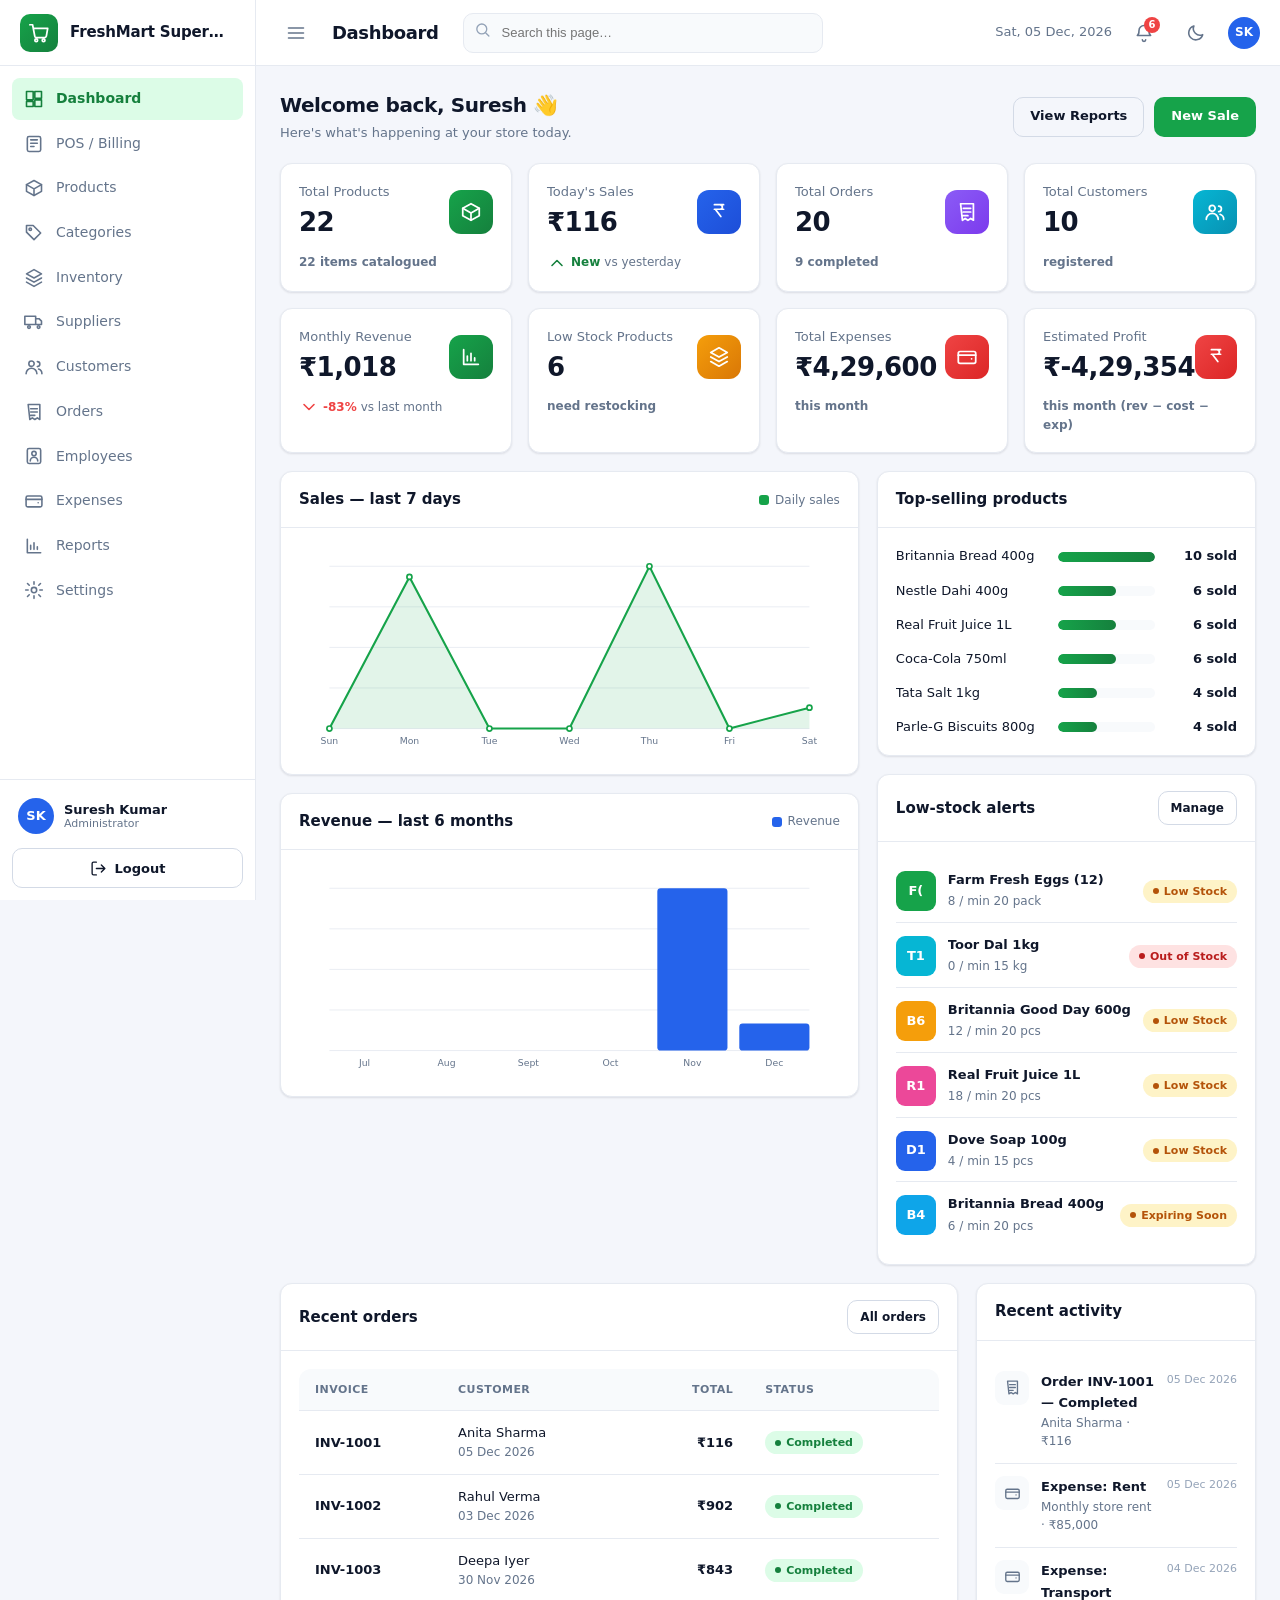
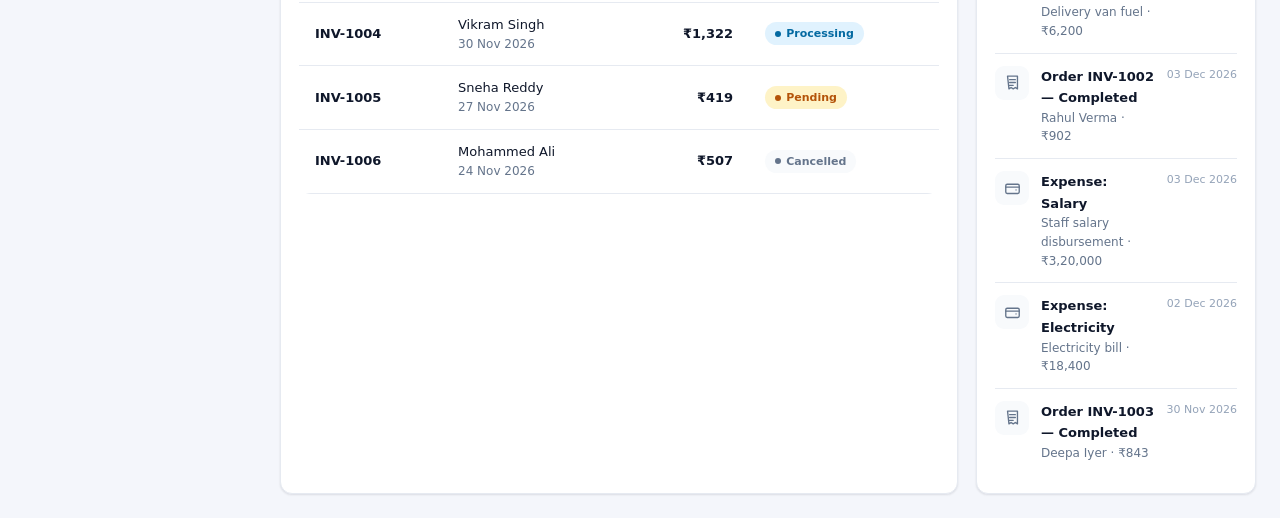
<file: supermarket-management/index.html>
<!DOCTYPE html>
<html lang="en">
  <head>
    <meta charset="UTF-8" />
    <meta name="viewport" content="width=device-width, initial-scale=1.0" />
    <!-- CSP here also covers file:// use; header-only policies live in .htaccess / _headers / vercel.json (see SECURITY.md) -->
    <meta
      http-equiv="Content-Security-Policy"
      content="default-src 'self' file:; script-src 'self' file:; style-src 'self' file: 'unsafe-inline'; img-src 'self' file: data:; font-src 'self' file:; connect-src 'none'; object-src 'none'; media-src 'none'; frame-src 'none'; worker-src 'none'; base-uri 'none'; form-action 'none'"
    />
    <meta name="referrer" content="strict-origin-when-cross-origin" />
    <title>Dashboard</title>
    <link rel="icon" href="data:image/svg+xml,<svg xmlns='http://www.w3.org/2000/svg' viewBox='0 0 100 100'><text y='.9em' font-size='88'>%F0%9F%9B%92</text></svg>" />
    <link rel="stylesheet" href="css/style.css" />
    <link rel="stylesheet" href="css/dashboard.css" />
    <link rel="stylesheet" href="css/responsive.css" />
    <script src="js/version.js" defer></script>
    <script src="js/storage.js" defer></script>
    <script src="js/app.js" defer></script>
    <script src="js/dashboard.js" defer></script>
  </head>
  <body data-page="dashboard" data-title="Dashboard">
    <div id="page">
      <div class="page-head">
        <div class="page-head__text">
          <h2>Welcome back, Suresh 👋</h2>
          <p>Here's what's happening at your store today.</p>
        </div>
        <div class="page-actions">
          <a class="btn btn--ghost" href="reports.html">View Reports</a>
          <a class="btn btn--primary" href="pos.html">New Sale</a>
        </div>
      </div>

      <div class="stats-grid" id="statsGrid"></div>

      <div class="dash-grid">
        <div class="dash-col">
          <div class="card">
            <div class="card__head">
              <h3>Sales — last 7 days</h3>
              <span class="chart-legend-inline"><span><i style="background:var(--primary)"></i>Daily sales</span></span>
            </div>
            <div class="card__body" id="salesChart"></div>
          </div>
          <div class="card">
            <div class="card__head">
              <h3>Revenue — last 6 months</h3>
              <span class="chart-legend-inline"><span><i style="background:var(--secondary)"></i>Revenue</span></span>
            </div>
            <div class="card__body" id="revenueChart"></div>
          </div>
        </div>

        <div class="dash-col">
          <div class="card">
            <div class="card__head"><h3>Top-selling products</h3></div>
            <div class="card__body" id="topProducts"></div>
          </div>
          <div class="card">
            <div class="card__head">
              <h3>Low-stock alerts</h3>
              <a class="btn btn--sm btn--ghost" href="inventory.html">Manage</a>
            </div>
            <div class="card__body" id="lowStock"></div>
          </div>
        </div>
      </div>

      <div class="dash-grid">
        <div class="card">
          <div class="card__head">
            <h3>Recent orders</h3>
            <a class="btn btn--sm btn--ghost" href="orders.html">All orders</a>
          </div>
          <div class="card__body" id="recentOrders"></div>
        </div>
        <div class="card">
          <div class="card__head"><h3>Recent activity</h3></div>
          <div class="card__body" id="recentActivity"></div>
        </div>
      </div>
    </div>
  </body>
</html>
</file>
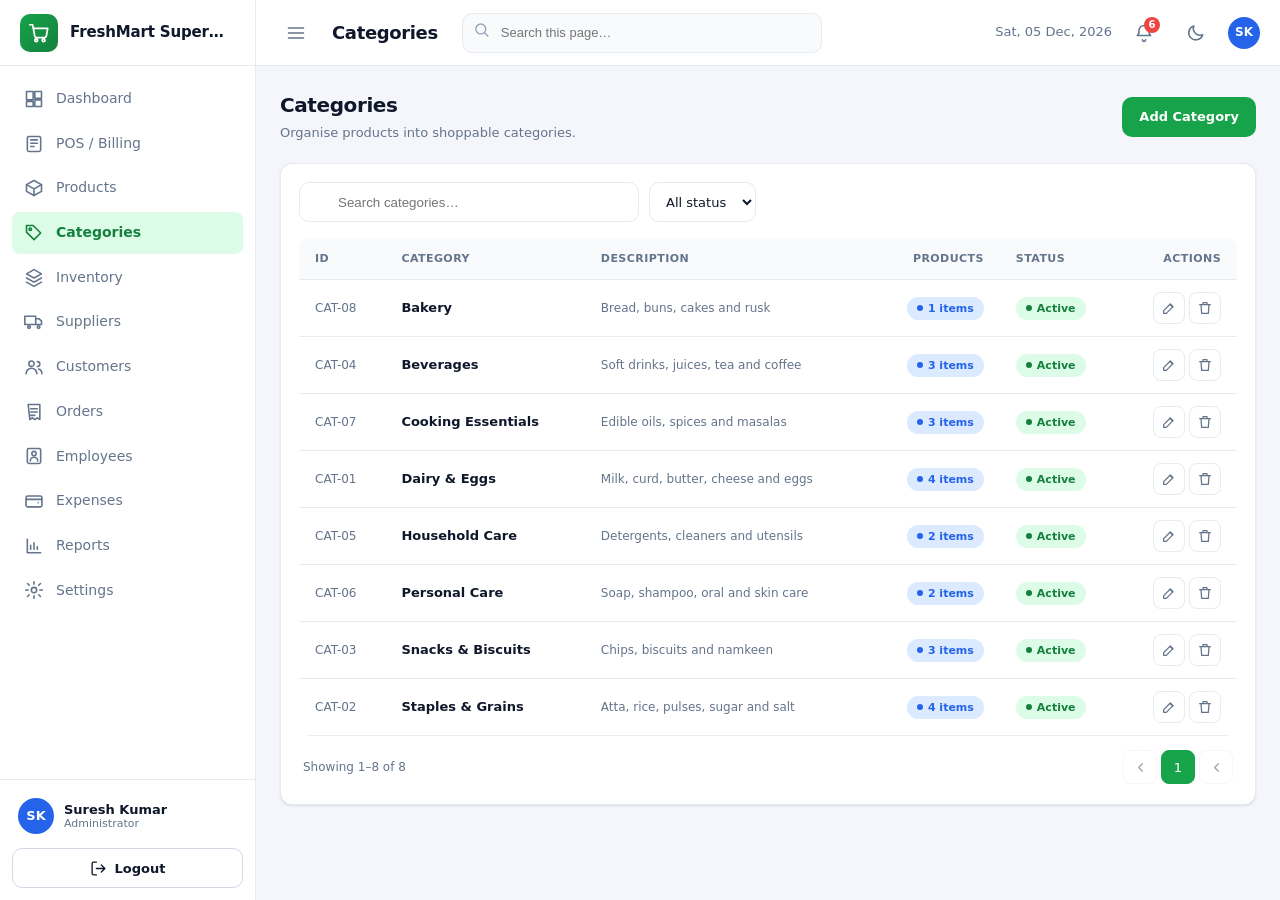
<file: supermarket-management/categories.html>
<!DOCTYPE html>
<html lang="en">
  <head>
    <meta charset="UTF-8" />
    <meta name="viewport" content="width=device-width, initial-scale=1.0" />
    <!-- CSP here also covers file:// use; header-only policies live in .htaccess / _headers / vercel.json (see SECURITY.md) -->
    <meta
      http-equiv="Content-Security-Policy"
      content="default-src 'self' file:; script-src 'self' file:; style-src 'self' file: 'unsafe-inline'; img-src 'self' file: data:; font-src 'self' file:; connect-src 'none'; object-src 'none'; media-src 'none'; frame-src 'none'; worker-src 'none'; base-uri 'none'; form-action 'none'"
    />
    <meta name="referrer" content="strict-origin-when-cross-origin" />
    <title>Categories</title>
    <link rel="icon" href="data:image/svg+xml,<svg xmlns='http://www.w3.org/2000/svg' viewBox='0 0 100 100'><text y='.9em' font-size='88'>%F0%9F%9B%92</text></svg>" />
    <link rel="stylesheet" href="css/style.css" />
    <link rel="stylesheet" href="css/dashboard.css" />
    <link rel="stylesheet" href="css/responsive.css" />
    <script src="js/version.js" defer></script>
    <script src="js/storage.js" defer></script>
    <script src="js/app.js" defer></script>
    <script src="js/categories.js" defer></script>
  </head>
  <body data-page="categories" data-title="Categories">
    <div id="page">
      <div class="page-head">
        <div class="page-head__text">
          <h2>Categories</h2>
          <p>Organise products into shoppable categories.</p>
        </div>
        <div class="page-actions">
          <button class="btn btn--primary" id="addBtn">Add Category</button>
        </div>
      </div>

      <div class="card">
        <div class="card__body">
          <div class="toolbar">
            <div class="search-box">
              <span></span>
              <input type="search" id="search" placeholder="Search categories…" aria-label="Search categories" />
            </div>
            <select class="select" id="filterStatus" aria-label="Filter by status">
              <option value="">All status</option>
              <option value="active">Active</option>
              <option value="inactive">Inactive</option>
            </select>
          </div>

          <div class="table-wrap">
            <table class="data-table">
              <thead>
                <tr>
                  <th class="sortable" data-sort="id">ID</th>
                  <th class="sortable" data-sort="name">Category</th>
                  <th>Description</th>
                  <th class="num">Products</th>
                  <th>Status</th>
                  <th class="num">Actions</th>
                </tr>
              </thead>
              <tbody id="tbody"></tbody>
            </table>
          </div>
          <div class="pagination" id="pagination"></div>
        </div>
      </div>
    </div>
  </body>
</html>
</file>
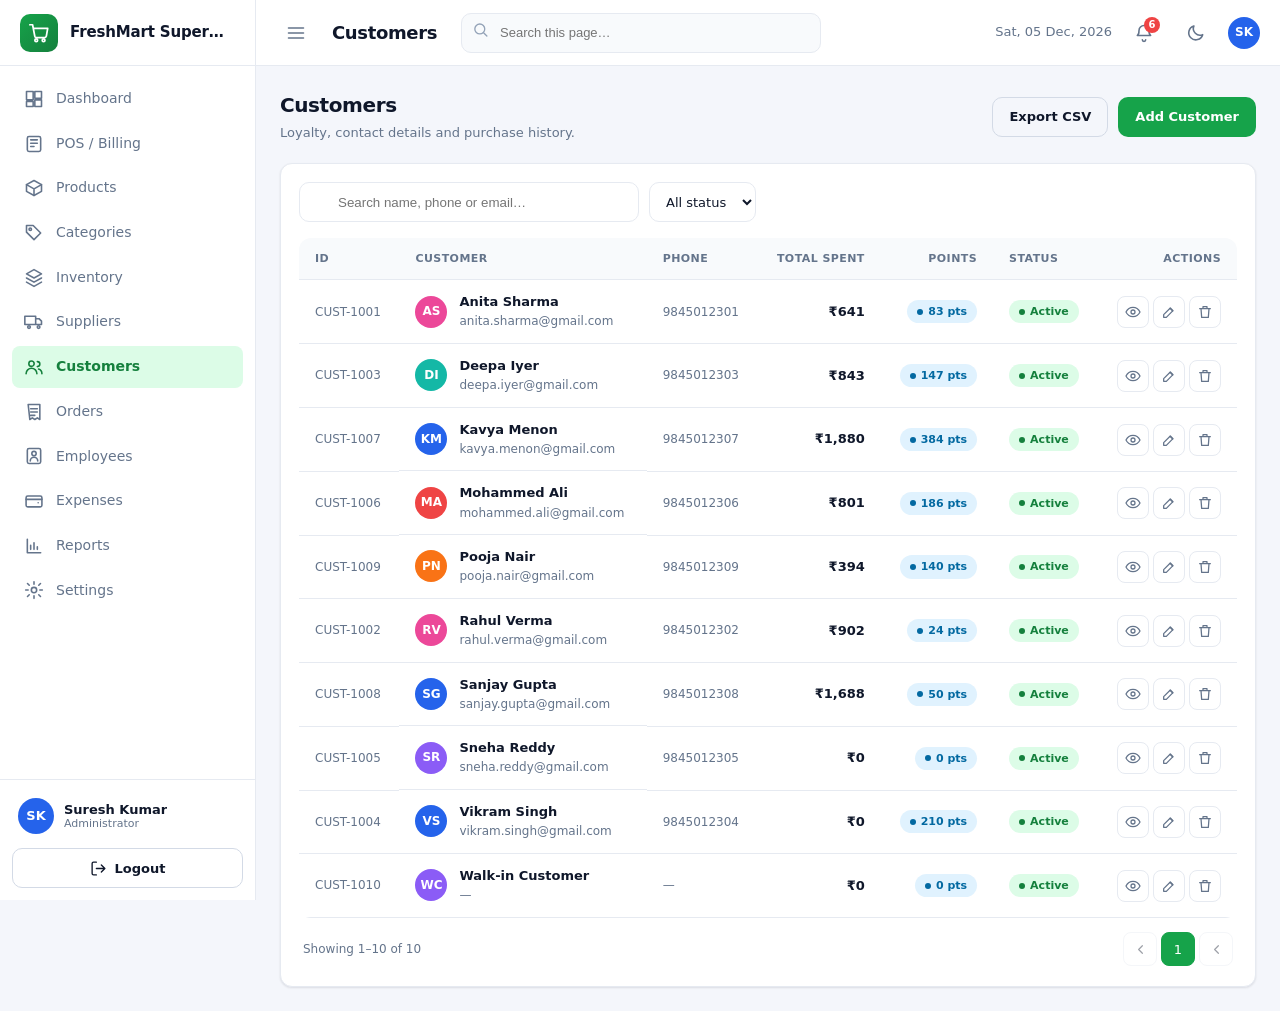
<file: supermarket-management/customers.html>
<!DOCTYPE html>
<html lang="en">
  <head>
    <meta charset="UTF-8" />
    <meta name="viewport" content="width=device-width, initial-scale=1.0" />
    <!-- CSP here also covers file:// use; header-only policies live in .htaccess / _headers / vercel.json (see SECURITY.md) -->
    <meta
      http-equiv="Content-Security-Policy"
      content="default-src 'self' file:; script-src 'self' file:; style-src 'self' file: 'unsafe-inline'; img-src 'self' file: data:; font-src 'self' file:; connect-src 'none'; object-src 'none'; media-src 'none'; frame-src 'none'; worker-src 'none'; base-uri 'none'; form-action 'none'"
    />
    <meta name="referrer" content="strict-origin-when-cross-origin" />
    <title>Customers</title>
    <link rel="icon" href="data:image/svg+xml,<svg xmlns='http://www.w3.org/2000/svg' viewBox='0 0 100 100'><text y='.9em' font-size='88'>%F0%9F%9B%92</text></svg>" />
    <link rel="stylesheet" href="css/style.css" />
    <link rel="stylesheet" href="css/dashboard.css" />
    <link rel="stylesheet" href="css/responsive.css" />
    <script src="js/version.js" defer></script>
    <script src="js/storage.js" defer></script>
    <script src="js/app.js" defer></script>
    <script src="js/customers.js" defer></script>
  </head>
  <body data-page="customers" data-title="Customers">
    <div id="page">
      <div class="page-head">
        <div class="page-head__text">
          <h2>Customers</h2>
          <p>Loyalty, contact details and purchase history.</p>
        </div>
        <div class="page-actions">
          <button class="btn btn--ghost" id="exportBtn">Export CSV</button>
          <button class="btn btn--primary" id="addBtn">Add Customer</button>
        </div>
      </div>

      <div class="card">
        <div class="card__body">
          <div class="toolbar">
            <div class="search-box"><span></span><input type="search" id="search" placeholder="Search name, phone or email…" /></div>
            <select class="select" id="filterStatus">
              <option value="">All status</option>
              <option value="active">Active</option>
              <option value="inactive">Inactive</option>
            </select>
          </div>
          <div class="table-wrap">
            <table class="data-table">
              <thead><tr>
                <th class="sortable" data-sort="id">ID</th>
                <th class="sortable" data-sort="name">Customer</th>
                <th>Phone</th>
                <th class="sortable num" data-sort="totalPurchases">Total Spent</th>
                <th class="sortable num" data-sort="loyaltyPoints">Points</th>
                <th>Status</th>
                <th class="num">Actions</th>
              </tr></thead>
              <tbody id="tbody"></tbody>
            </table>
          </div>
          <div class="pagination" id="pagination"></div>
        </div>
      </div>
    </div>
  </body>
</html>
</file>
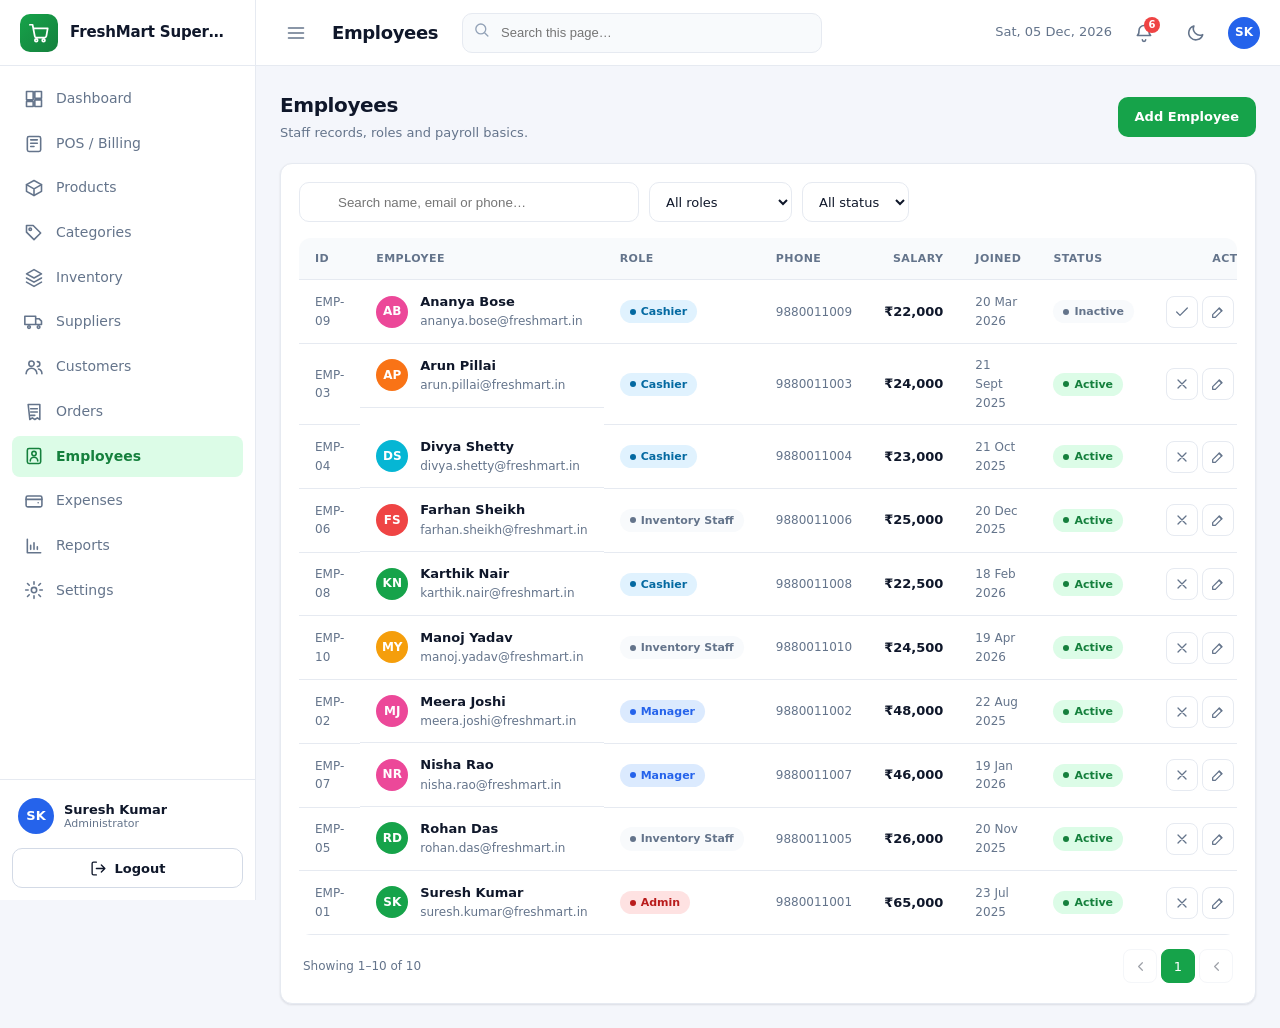
<file: supermarket-management/employees.html>
<!DOCTYPE html>
<html lang="en">
  <head>
    <meta charset="UTF-8" />
    <meta name="viewport" content="width=device-width, initial-scale=1.0" />
    <!-- CSP here also covers file:// use; header-only policies live in .htaccess / _headers / vercel.json (see SECURITY.md) -->
    <meta
      http-equiv="Content-Security-Policy"
      content="default-src 'self' file:; script-src 'self' file:; style-src 'self' file: 'unsafe-inline'; img-src 'self' file: data:; font-src 'self' file:; connect-src 'none'; object-src 'none'; media-src 'none'; frame-src 'none'; worker-src 'none'; base-uri 'none'; form-action 'none'"
    />
    <meta name="referrer" content="strict-origin-when-cross-origin" />
    <title>Employees</title>
    <link rel="icon" href="data:image/svg+xml,<svg xmlns='http://www.w3.org/2000/svg' viewBox='0 0 100 100'><text y='.9em' font-size='88'>%F0%9F%9B%92</text></svg>" />
    <link rel="stylesheet" href="css/style.css" />
    <link rel="stylesheet" href="css/dashboard.css" />
    <link rel="stylesheet" href="css/responsive.css" />
    <script src="js/version.js" defer></script>
    <script src="js/storage.js" defer></script>
    <script src="js/app.js" defer></script>
    <script src="js/employees.js" defer></script>
  </head>
  <body data-page="employees" data-title="Employees">
    <div id="page">
      <div class="page-head">
        <div class="page-head__text">
          <h2>Employees</h2>
          <p>Staff records, roles and payroll basics.</p>
        </div>
        <div class="page-actions"><button class="btn btn--primary" id="addBtn">Add Employee</button></div>
      </div>

      <div class="card">
        <div class="card__body">
          <div class="toolbar">
            <div class="search-box"><span></span><input type="search" id="search" placeholder="Search name, email or phone…" /></div>
            <select class="select" id="filterRole">
              <option value="">All roles</option>
              <option>Admin</option><option>Manager</option><option>Cashier</option><option>Inventory Staff</option>
            </select>
            <select class="select" id="filterStatus">
              <option value="">All status</option>
              <option value="active">Active</option>
              <option value="inactive">Inactive</option>
            </select>
          </div>
          <div class="table-wrap">
            <table class="data-table">
              <thead><tr>
                <th class="sortable" data-sort="id">ID</th>
                <th class="sortable" data-sort="name">Employee</th>
                <th>Role</th>
                <th>Phone</th>
                <th class="sortable num" data-sort="salary">Salary</th>
                <th>Joined</th>
                <th>Status</th>
                <th class="num">Actions</th>
              </tr></thead>
              <tbody id="tbody"></tbody>
            </table>
          </div>
          <div class="pagination" id="pagination"></div>
        </div>
      </div>
    </div>
  </body>
</html>
</file>
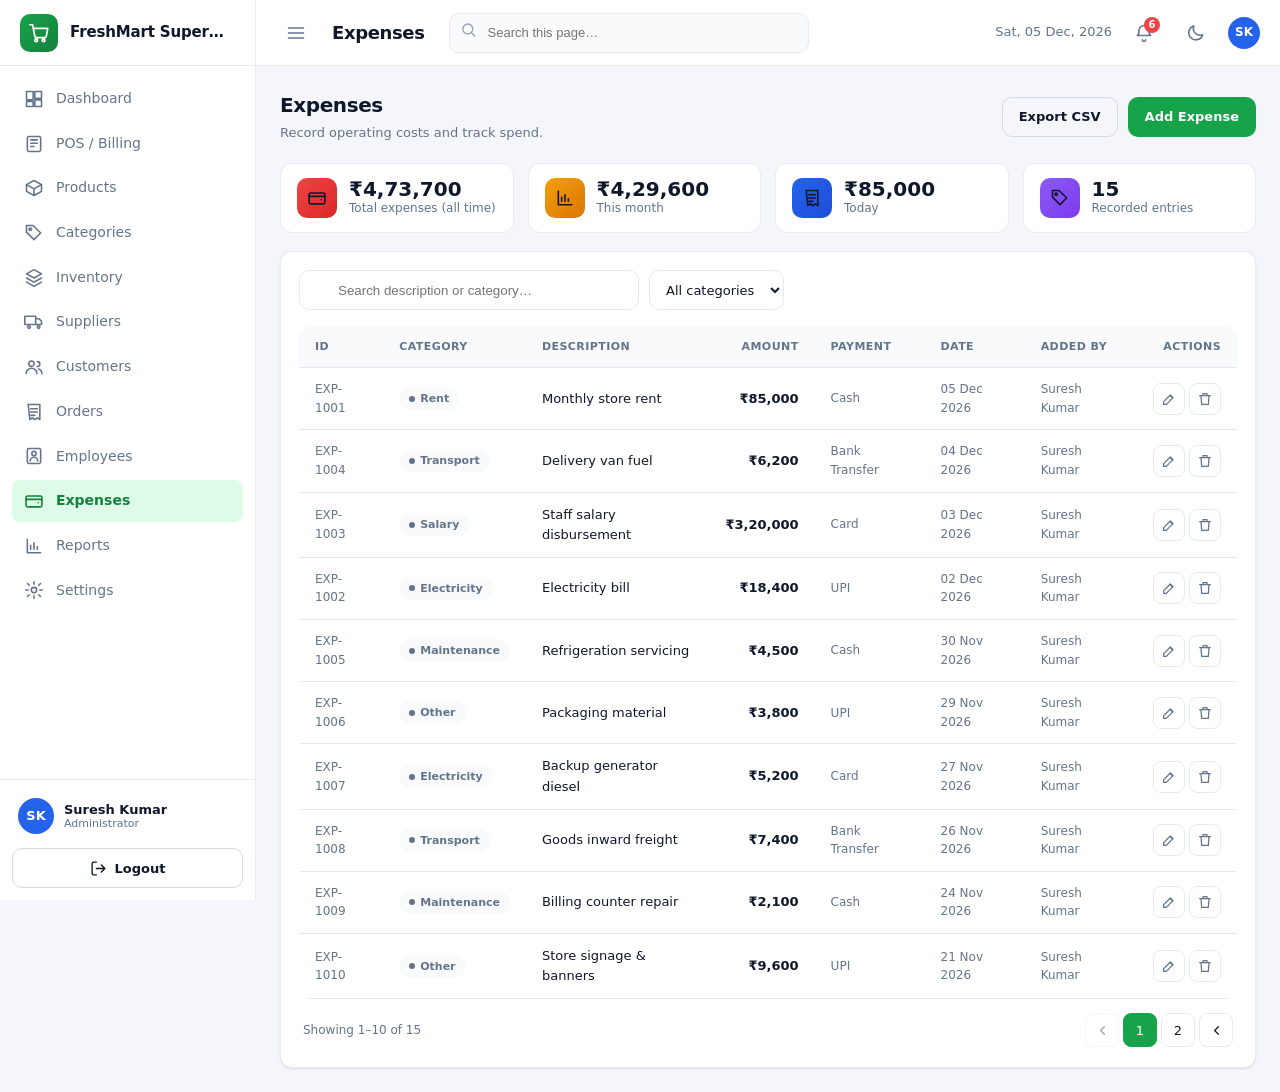
<file: supermarket-management/expenses.html>
<!DOCTYPE html>
<html lang="en">
  <head>
    <meta charset="UTF-8" />
    <meta name="viewport" content="width=device-width, initial-scale=1.0" />
    <!-- CSP here also covers file:// use; header-only policies live in .htaccess / _headers / vercel.json (see SECURITY.md) -->
    <meta
      http-equiv="Content-Security-Policy"
      content="default-src 'self' file:; script-src 'self' file:; style-src 'self' file: 'unsafe-inline'; img-src 'self' file: data:; font-src 'self' file:; connect-src 'none'; object-src 'none'; media-src 'none'; frame-src 'none'; worker-src 'none'; base-uri 'none'; form-action 'none'"
    />
    <meta name="referrer" content="strict-origin-when-cross-origin" />
    <title>Expenses</title>
    <link rel="icon" href="data:image/svg+xml,<svg xmlns='http://www.w3.org/2000/svg' viewBox='0 0 100 100'><text y='.9em' font-size='88'>%F0%9F%9B%92</text></svg>" />
    <link rel="stylesheet" href="css/style.css" />
    <link rel="stylesheet" href="css/dashboard.css" />
    <link rel="stylesheet" href="css/responsive.css" />
    <script src="js/version.js" defer></script>
    <script src="js/storage.js" defer></script>
    <script src="js/app.js" defer></script>
    <script src="js/expenses.js" defer></script>
  </head>
  <body data-page="expenses" data-title="Expenses">
    <div id="page">
      <div class="page-head">
        <div class="page-head__text">
          <h2>Expenses</h2>
          <p>Record operating costs and track spend.</p>
        </div>
        <div class="page-actions">
          <button class="btn btn--ghost" id="exportBtn">Export CSV</button>
          <button class="btn btn--primary" id="addBtn">Add Expense</button>
        </div>
      </div>

      <div class="mini-stats" id="miniStats"></div>

      <div class="card section-gap">
        <div class="card__body">
          <div class="toolbar">
            <div class="search-box"><span></span><input type="search" id="search" placeholder="Search description or category…" /></div>
            <select class="select" id="filterCategory">
              <option value="">All categories</option>
              <option>Electricity</option><option>Rent</option><option>Salary</option><option>Transport</option><option>Maintenance</option><option>Other</option>
            </select>
          </div>
          <div class="table-wrap">
            <table class="data-table">
              <thead><tr>
                <th class="sortable" data-sort="id">ID</th>
                <th>Category</th>
                <th>Description</th>
                <th class="sortable num" data-sort="amount">Amount</th>
                <th>Payment</th>
                <th class="sortable" data-sort="date">Date</th>
                <th>Added By</th>
                <th class="num">Actions</th>
              </tr></thead>
              <tbody id="tbody"></tbody>
            </table>
          </div>
          <div class="pagination" id="pagination"></div>
        </div>
      </div>
    </div>
  </body>
</html>
</file>
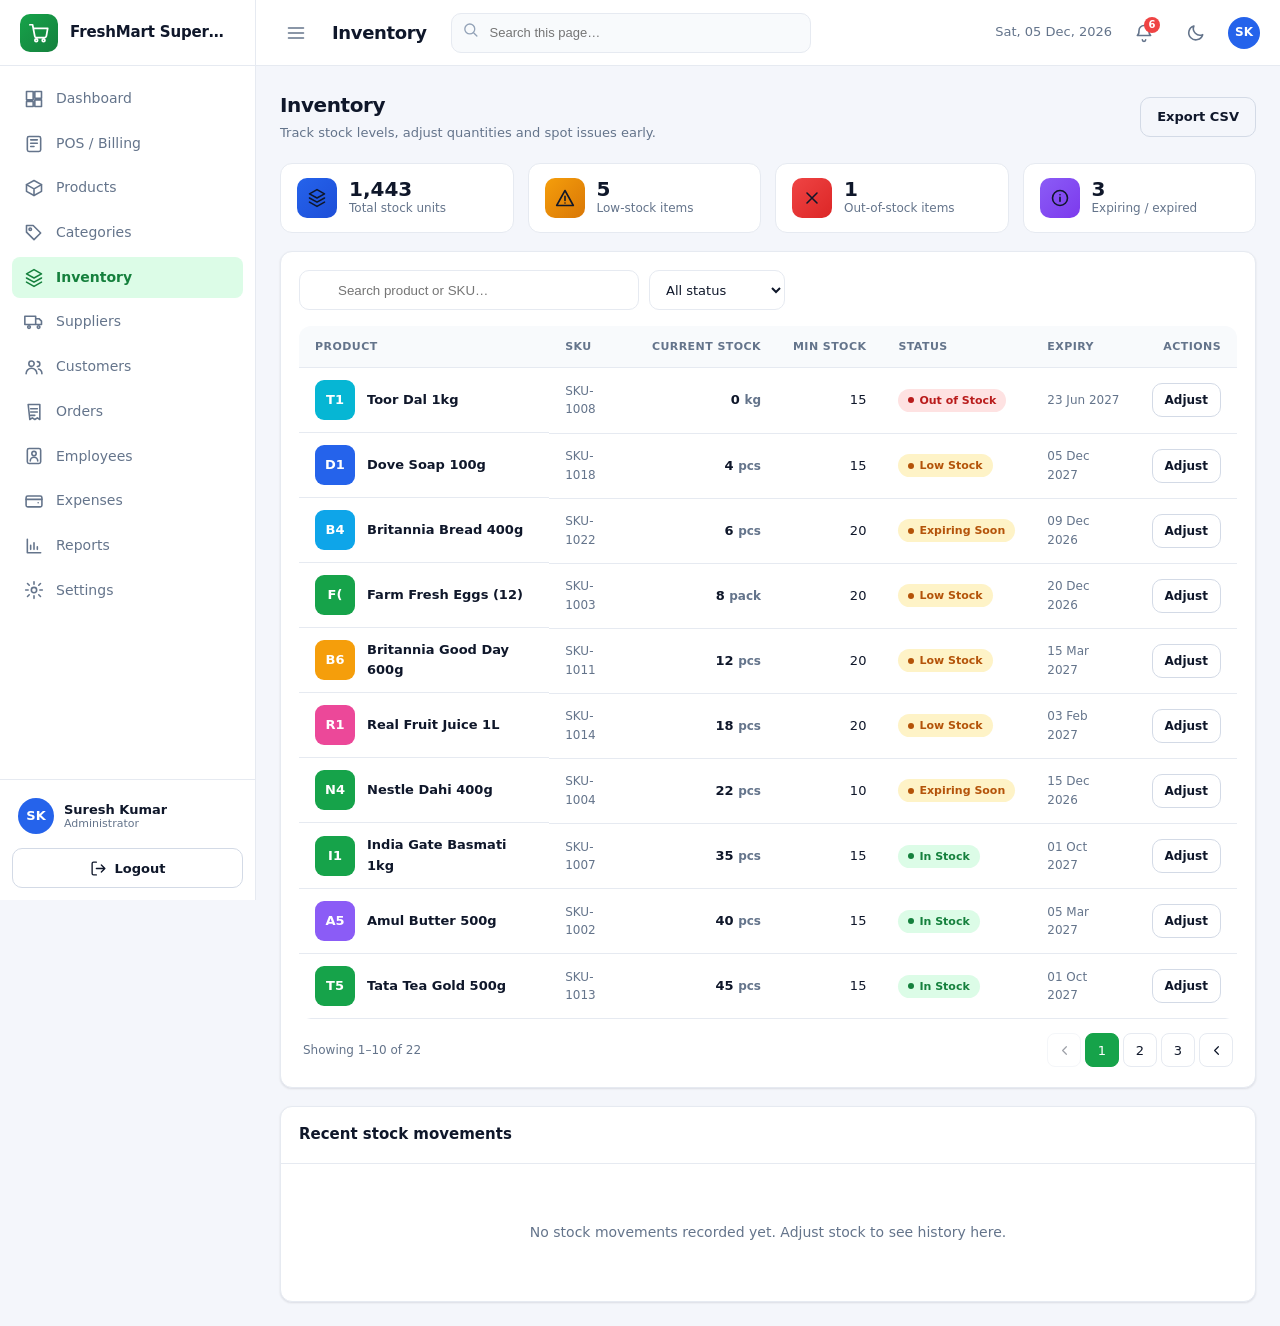
<file: supermarket-management/inventory.html>
<!DOCTYPE html>
<html lang="en">
  <head>
    <meta charset="UTF-8" />
    <meta name="viewport" content="width=device-width, initial-scale=1.0" />
    <!-- CSP here also covers file:// use; header-only policies live in .htaccess / _headers / vercel.json (see SECURITY.md) -->
    <meta
      http-equiv="Content-Security-Policy"
      content="default-src 'self' file:; script-src 'self' file:; style-src 'self' file: 'unsafe-inline'; img-src 'self' file: data:; font-src 'self' file:; connect-src 'none'; object-src 'none'; media-src 'none'; frame-src 'none'; worker-src 'none'; base-uri 'none'; form-action 'none'"
    />
    <meta name="referrer" content="strict-origin-when-cross-origin" />
    <title>Inventory</title>
    <link rel="icon" href="data:image/svg+xml,<svg xmlns='http://www.w3.org/2000/svg' viewBox='0 0 100 100'><text y='.9em' font-size='88'>%F0%9F%9B%92</text></svg>" />
    <link rel="stylesheet" href="css/style.css" />
    <link rel="stylesheet" href="css/dashboard.css" />
    <link rel="stylesheet" href="css/responsive.css" />
    <script src="js/version.js" defer></script>
    <script src="js/storage.js" defer></script>
    <script src="js/app.js" defer></script>
    <script src="js/inventory.js" defer></script>
  </head>
  <body data-page="inventory" data-title="Inventory">
    <div id="page">
      <div class="page-head">
        <div class="page-head__text">
          <h2>Inventory</h2>
          <p>Track stock levels, adjust quantities and spot issues early.</p>
        </div>
        <div class="page-actions">
          <button class="btn btn--ghost" id="exportBtn">Export CSV</button>
        </div>
      </div>

      <div class="mini-stats" id="miniStats"></div>

      <div class="card section-gap">
        <div class="card__body">
          <div class="toolbar">
            <div class="search-box">
              <span></span>
              <input type="search" id="search" placeholder="Search product or SKU…" aria-label="Search inventory" />
            </div>
            <select class="select" id="filterStatus" aria-label="Filter by status">
              <option value="">All status</option>
              <option value="In Stock">In Stock</option>
              <option value="Low Stock">Low Stock</option>
              <option value="Out of Stock">Out of Stock</option>
              <option value="Expiring Soon">Expiring Soon</option>
              <option value="Expired">Expired</option>
            </select>
          </div>

          <div class="table-wrap">
            <table class="data-table">
              <thead>
                <tr>
                  <th>Product</th>
                  <th>SKU</th>
                  <th class="num">Current Stock</th>
                  <th class="num">Min Stock</th>
                  <th>Status</th>
                  <th>Expiry</th>
                  <th class="num">Actions</th>
                </tr>
              </thead>
              <tbody id="tbody"></tbody>
            </table>
          </div>
          <div class="pagination" id="pagination"></div>
        </div>
      </div>

      <div class="card section-gap">
        <div class="card__head"><h3>Recent stock movements</h3></div>
        <div class="card__body" id="movements"></div>
      </div>
    </div>
  </body>
</html>
</file>
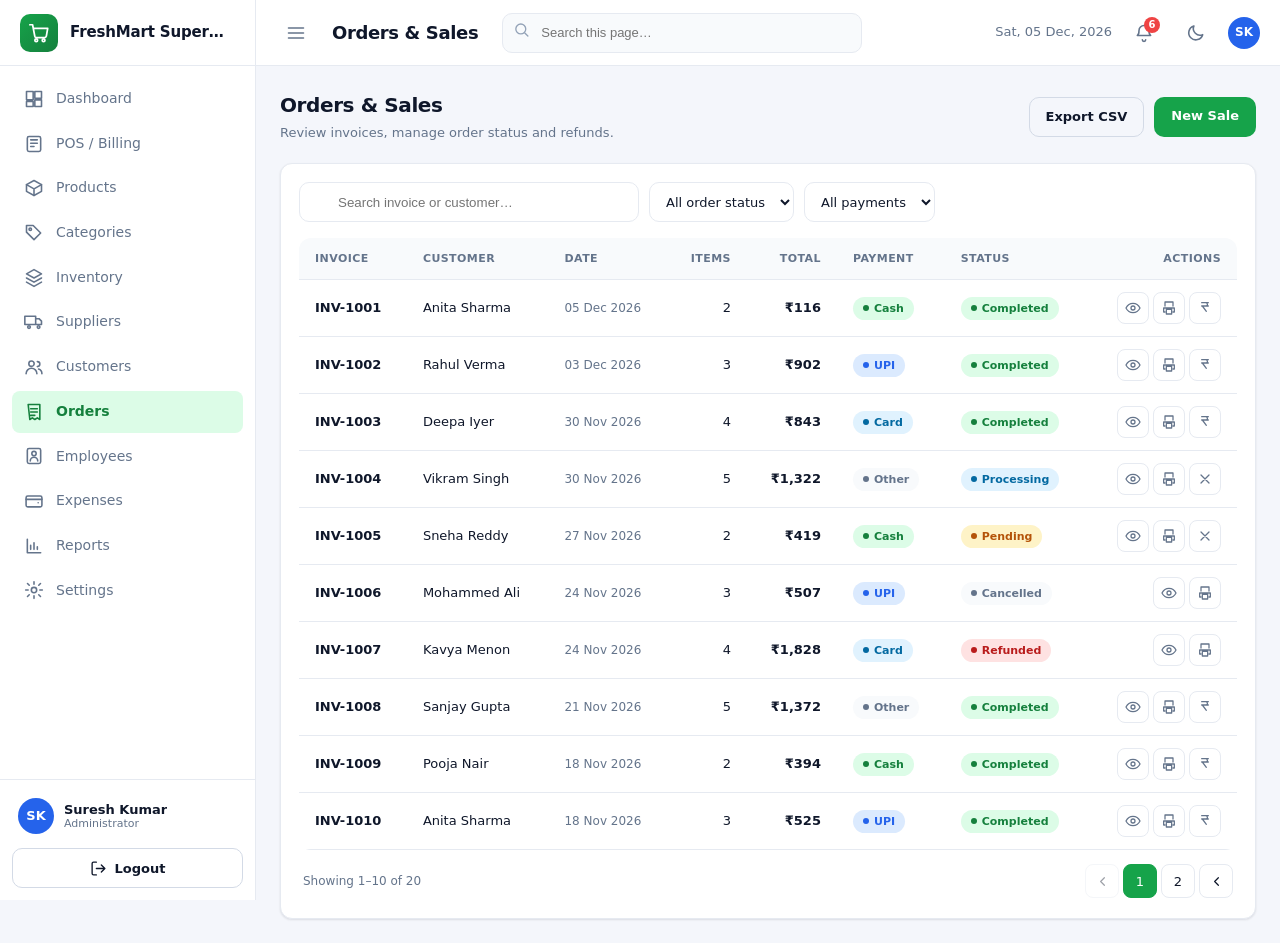
<file: supermarket-management/orders.html>
<!DOCTYPE html>
<html lang="en">
  <head>
    <meta charset="UTF-8" />
    <meta name="viewport" content="width=device-width, initial-scale=1.0" />
    <!-- CSP here also covers file:// use; header-only policies live in .htaccess / _headers / vercel.json (see SECURITY.md) -->
    <meta
      http-equiv="Content-Security-Policy"
      content="default-src 'self' file:; script-src 'self' file:; style-src 'self' file: 'unsafe-inline'; img-src 'self' file: data:; font-src 'self' file:; connect-src 'none'; object-src 'none'; media-src 'none'; frame-src 'none'; worker-src 'none'; base-uri 'none'; form-action 'none'"
    />
    <meta name="referrer" content="strict-origin-when-cross-origin" />
    <title>Orders</title>
    <link rel="icon" href="data:image/svg+xml,<svg xmlns='http://www.w3.org/2000/svg' viewBox='0 0 100 100'><text y='.9em' font-size='88'>%F0%9F%9B%92</text></svg>" />
    <link rel="stylesheet" href="css/style.css" />
    <link rel="stylesheet" href="css/dashboard.css" />
    <link rel="stylesheet" href="css/responsive.css" />
    <script src="js/version.js" defer></script>
    <script src="js/storage.js" defer></script>
    <script src="js/app.js" defer></script>
    <script src="js/invoice.js" defer></script>
    <script src="js/orders.js" defer></script>
  </head>
  <body data-page="orders" data-title="Orders &amp; Sales">
    <div id="page">
      <div class="page-head">
        <div class="page-head__text">
          <h2>Orders &amp; Sales</h2>
          <p>Review invoices, manage order status and refunds.</p>
        </div>
        <div class="page-actions">
          <button class="btn btn--ghost" id="exportBtn">Export CSV</button>
          <a class="btn btn--primary" href="pos.html">New Sale</a>
        </div>
      </div>

      <div class="card">
        <div class="card__body">
          <div class="toolbar">
            <div class="search-box"><span></span><input type="search" id="search" placeholder="Search invoice or customer…" /></div>
            <select class="select" id="filterStatus">
              <option value="">All order status</option>
              <option>Pending</option><option>Processing</option><option>Completed</option><option>Cancelled</option><option>Refunded</option>
            </select>
            <select class="select" id="filterPay">
              <option value="">All payments</option>
              <option>Cash</option><option>UPI</option><option>Card</option><option>Other</option>
            </select>
          </div>
          <div class="table-wrap">
            <table class="data-table">
              <thead><tr>
                <th>Invoice</th>
                <th>Customer</th>
                <th>Date</th>
                <th class="num">Items</th>
                <th class="num">Total</th>
                <th>Payment</th>
                <th>Status</th>
                <th class="num">Actions</th>
              </tr></thead>
              <tbody id="tbody"></tbody>
            </table>
          </div>
          <div class="pagination" id="pagination"></div>
        </div>
      </div>
    </div>
  </body>
</html>
</file>
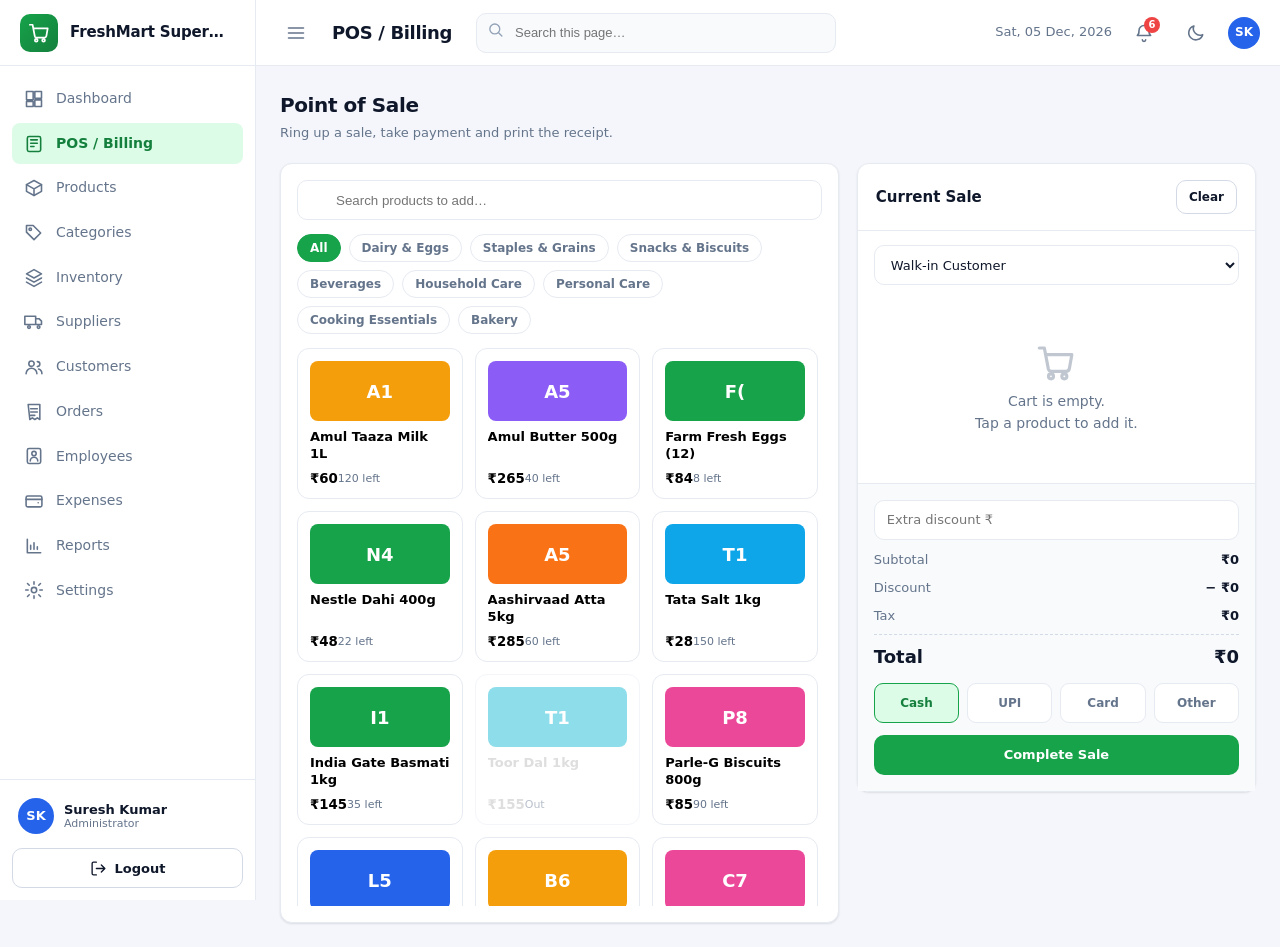
<file: supermarket-management/pos.html>
<!DOCTYPE html>
<html lang="en">
  <head>
    <meta charset="UTF-8" />
    <meta name="viewport" content="width=device-width, initial-scale=1.0" />
    <!-- CSP here also covers file:// use; header-only policies live in .htaccess / _headers / vercel.json (see SECURITY.md) -->
    <meta
      http-equiv="Content-Security-Policy"
      content="default-src 'self' file:; script-src 'self' file:; style-src 'self' file: 'unsafe-inline'; img-src 'self' file: data:; font-src 'self' file:; connect-src 'none'; object-src 'none'; media-src 'none'; frame-src 'none'; worker-src 'none'; base-uri 'none'; form-action 'none'"
    />
    <meta name="referrer" content="strict-origin-when-cross-origin" />
    <title>POS / Billing</title>
    <link rel="icon" href="data:image/svg+xml,<svg xmlns='http://www.w3.org/2000/svg' viewBox='0 0 100 100'><text y='.9em' font-size='88'>%F0%9F%9B%92</text></svg>" />
    <link rel="stylesheet" href="css/style.css" />
    <link rel="stylesheet" href="css/dashboard.css" />
    <link rel="stylesheet" href="css/responsive.css" />
    <script src="js/version.js" defer></script>
    <script src="js/storage.js" defer></script>
    <script src="js/app.js" defer></script>
    <script src="js/invoice.js" defer></script>
    <script src="js/pos.js" defer></script>
  </head>
  <body data-page="pos" data-title="POS / Billing">
    <div id="page">
      <div class="page-head">
        <div class="page-head__text">
          <h2>Point of Sale</h2>
          <p>Ring up a sale, take payment and print the receipt.</p>
        </div>
      </div>

      <div class="pos-grid">
        <div class="card pos-products">
          <div class="card__body">
            <div class="search-box pos-search"><span></span><input type="search" id="posSearch" placeholder="Search products to add…" aria-label="Search products" /></div>
            <div class="pos-cats" id="posCats"></div>
            <div class="pos-product-grid" id="posGrid"></div>
          </div>
        </div>

        <div class="card pos-cart">
          <div class="card__head">
            <h3>Current Sale</h3>
            <button class="btn btn--sm btn--ghost" id="clearCart">Clear</button>
          </div>
          <div class="pos-cart__body">
            <div class="field-inline" style="padding:14px 16px 0">
              <select class="select" id="customer" aria-label="Select customer"></select>
            </div>
            <div class="pos-cart__items" id="cartItems"></div>
            <div class="pos-cart__foot">
              <div class="field-inline">
                <input class="form-control" id="extraDiscount" type="number" min="0" step="1" placeholder="Extra discount ₹" aria-label="Extra discount" />
              </div>
              <div class="pos-summary" id="summary"></div>
              <div class="pay-methods" id="payMethods">
                <button class="pay-btn is-active" data-pay="Cash">Cash</button>
                <button class="pay-btn" data-pay="UPI">UPI</button>
                <button class="pay-btn" data-pay="Card">Card</button>
                <button class="pay-btn" data-pay="Other">Other</button>
              </div>
              <button class="btn btn--primary btn--block" id="completeSale">Complete Sale</button>
            </div>
          </div>
        </div>
      </div>
    </div>
  </body>
</html>
</file>
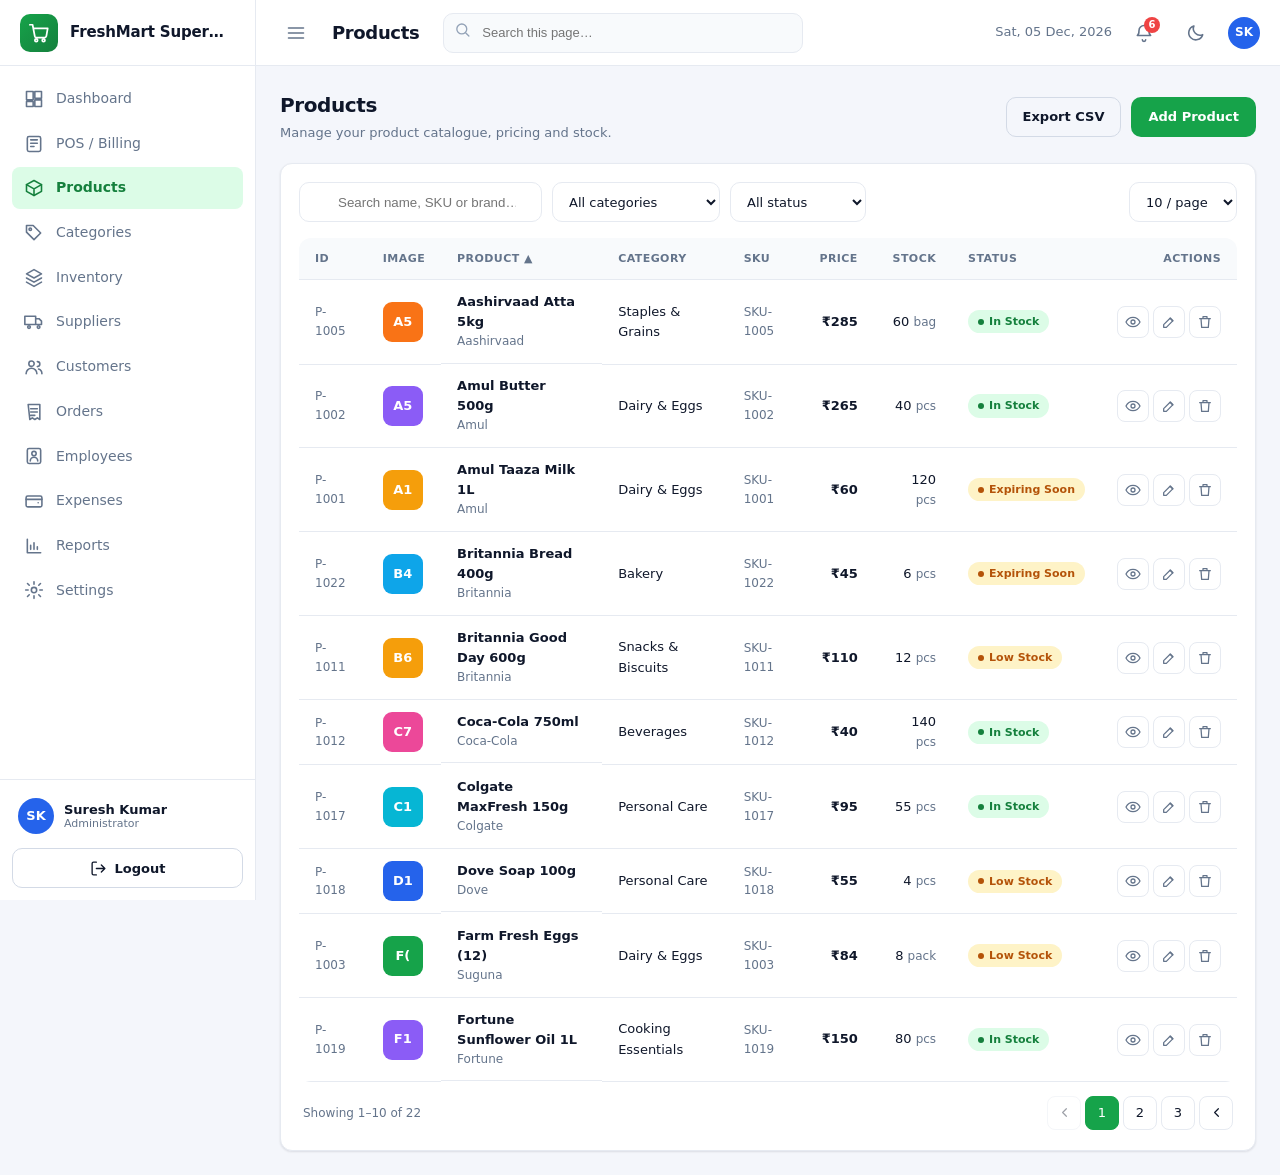
<file: supermarket-management/products.html>
<!DOCTYPE html>
<html lang="en">
  <head>
    <meta charset="UTF-8" />
    <meta name="viewport" content="width=device-width, initial-scale=1.0" />
    <!-- CSP here also covers file:// use; header-only policies live in .htaccess / _headers / vercel.json (see SECURITY.md) -->
    <meta
      http-equiv="Content-Security-Policy"
      content="default-src 'self' file:; script-src 'self' file:; style-src 'self' file: 'unsafe-inline'; img-src 'self' file: data:; font-src 'self' file:; connect-src 'none'; object-src 'none'; media-src 'none'; frame-src 'none'; worker-src 'none'; base-uri 'none'; form-action 'none'"
    />
    <meta name="referrer" content="strict-origin-when-cross-origin" />
    <title>Products</title>
    <link rel="icon" href="data:image/svg+xml,<svg xmlns='http://www.w3.org/2000/svg' viewBox='0 0 100 100'><text y='.9em' font-size='88'>%F0%9F%9B%92</text></svg>" />
    <link rel="stylesheet" href="css/style.css" />
    <link rel="stylesheet" href="css/dashboard.css" />
    <link rel="stylesheet" href="css/responsive.css" />
    <script src="js/version.js" defer></script>
    <script src="js/storage.js" defer></script>
    <script src="js/app.js" defer></script>
    <script src="js/products.js" defer></script>
  </head>
  <body data-page="products" data-title="Products">
    <div id="page">
      <div class="page-head">
        <div class="page-head__text">
          <h2>Products</h2>
          <p>Manage your product catalogue, pricing and stock.</p>
        </div>
        <div class="page-actions">
          <button class="btn btn--ghost" id="exportBtn">Export CSV</button>
          <button class="btn btn--primary" id="addBtn">Add Product</button>
        </div>
      </div>

      <div class="card">
        <div class="card__body">
          <div class="toolbar">
            <div class="search-box">
              <span></span>
              <input type="search" id="search" placeholder="Search name, SKU or brand…" aria-label="Search products" />
            </div>
            <select class="select" id="filterCategory" aria-label="Filter by category"></select>
            <select class="select" id="filterStatus" aria-label="Filter by stock status">
              <option value="">All status</option>
              <option value="In Stock">In Stock</option>
              <option value="Low Stock">Low Stock</option>
              <option value="Out of Stock">Out of Stock</option>
              <option value="Expiring Soon">Expiring Soon</option>
              <option value="Expired">Expired</option>
            </select>
            <div class="toolbar__spacer"></div>
            <select class="select" id="perPage" aria-label="Rows per page">
              <option value="10">10 / page</option>
              <option value="25">25 / page</option>
              <option value="50">50 / page</option>
            </select>
          </div>

          <div class="table-wrap">
            <table class="data-table" id="table">
              <thead>
                <tr>
                  <th class="sortable" data-sort="id">ID</th>
                  <th>Image</th>
                  <th class="sortable" data-sort="name">Product</th>
                  <th>Category</th>
                  <th>SKU</th>
                  <th class="sortable num" data-sort="sellingPrice">Price</th>
                  <th class="sortable num" data-sort="stock">Stock</th>
                  <th>Status</th>
                  <th class="num">Actions</th>
                </tr>
              </thead>
              <tbody id="tbody"></tbody>
            </table>
          </div>

          <div class="pagination" id="pagination"></div>
        </div>
      </div>
    </div>
  </body>
</html>
</file>
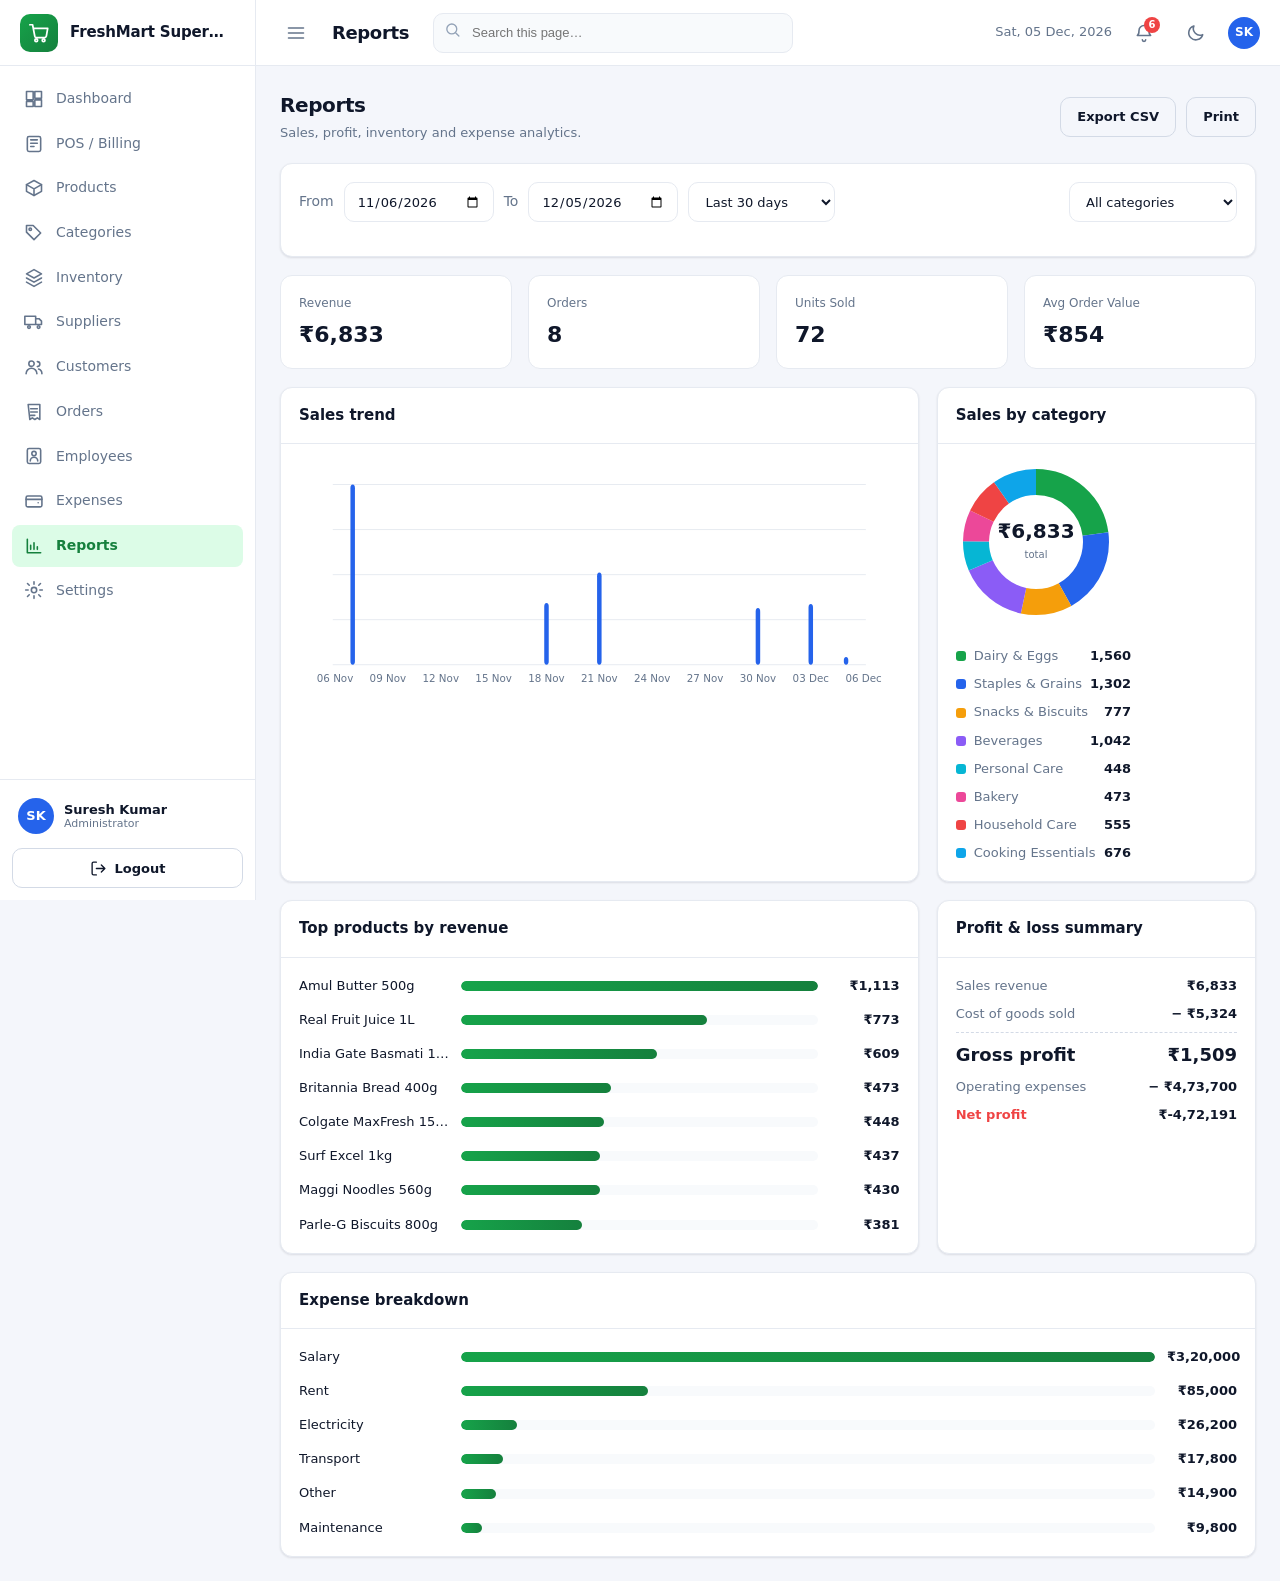
<file: supermarket-management/reports.html>
<!DOCTYPE html>
<html lang="en">
  <head>
    <meta charset="UTF-8" />
    <meta name="viewport" content="width=device-width, initial-scale=1.0" />
    <!-- CSP here also covers file:// use; header-only policies live in .htaccess / _headers / vercel.json (see SECURITY.md) -->
    <meta
      http-equiv="Content-Security-Policy"
      content="default-src 'self' file:; script-src 'self' file:; style-src 'self' file: 'unsafe-inline'; img-src 'self' file: data:; font-src 'self' file:; connect-src 'none'; object-src 'none'; media-src 'none'; frame-src 'none'; worker-src 'none'; base-uri 'none'; form-action 'none'"
    />
    <meta name="referrer" content="strict-origin-when-cross-origin" />
    <title>Reports</title>
    <link rel="icon" href="data:image/svg+xml,<svg xmlns='http://www.w3.org/2000/svg' viewBox='0 0 100 100'><text y='.9em' font-size='88'>%F0%9F%9B%92</text></svg>" />
    <link rel="stylesheet" href="css/style.css" />
    <link rel="stylesheet" href="css/dashboard.css" />
    <link rel="stylesheet" href="css/responsive.css" />
    <script src="js/version.js" defer></script>
    <script src="js/storage.js" defer></script>
    <script src="js/app.js" defer></script>
    <script src="js/reports.js" defer></script>
  </head>
  <body data-page="reports" data-title="Reports">
    <div id="page">
      <div class="page-head">
        <div class="page-head__text">
          <h2>Reports</h2>
          <p>Sales, profit, inventory and expense analytics.</p>
        </div>
        <div class="page-actions">
          <button class="btn btn--ghost" id="exportBtn">Export CSV</button>
          <button class="btn btn--ghost" id="printBtn">Print</button>
        </div>
      </div>

      <div class="card">
        <div class="card__body">
          <div class="toolbar">
            <label class="text-muted nowrap" style="align-self:center">From</label>
            <input class="form-control" type="date" id="fromDate" />
            <label class="text-muted nowrap" style="align-self:center">To</label>
            <input class="form-control" type="date" id="toDate" />
            <select class="select" id="preset">
              <option value="7">Last 7 days</option>
              <option value="30" selected>Last 30 days</option>
              <option value="90">Last 90 days</option>
              <option value="365">Last 12 months</option>
            </select>
            <div class="toolbar__spacer"></div>
            <select class="select" id="filterCategory"></select>
          </div>
        </div>
      </div>

      <div class="report-kpis section-gap" id="kpis"></div>

      <div class="dash-grid">
        <div class="card">
          <div class="card__head"><h3>Sales trend</h3></div>
          <div class="card__body" id="salesTrend"></div>
        </div>
        <div class="card">
          <div class="card__head"><h3>Sales by category</h3></div>
          <div class="card__body" id="catChart"></div>
        </div>
      </div>

      <div class="dash-grid">
        <div class="card">
          <div class="card__head"><h3>Top products by revenue</h3></div>
          <div class="card__body" id="topProducts"></div>
        </div>
        <div class="card">
          <div class="card__head"><h3>Profit &amp; loss summary</h3></div>
          <div class="card__body" id="pnl"></div>
        </div>
      </div>

      <div class="card section-gap">
        <div class="card__head"><h3>Expense breakdown</h3></div>
        <div class="card__body" id="expenseBreak"></div>
      </div>
    </div>
  </body>
</html>
</file>
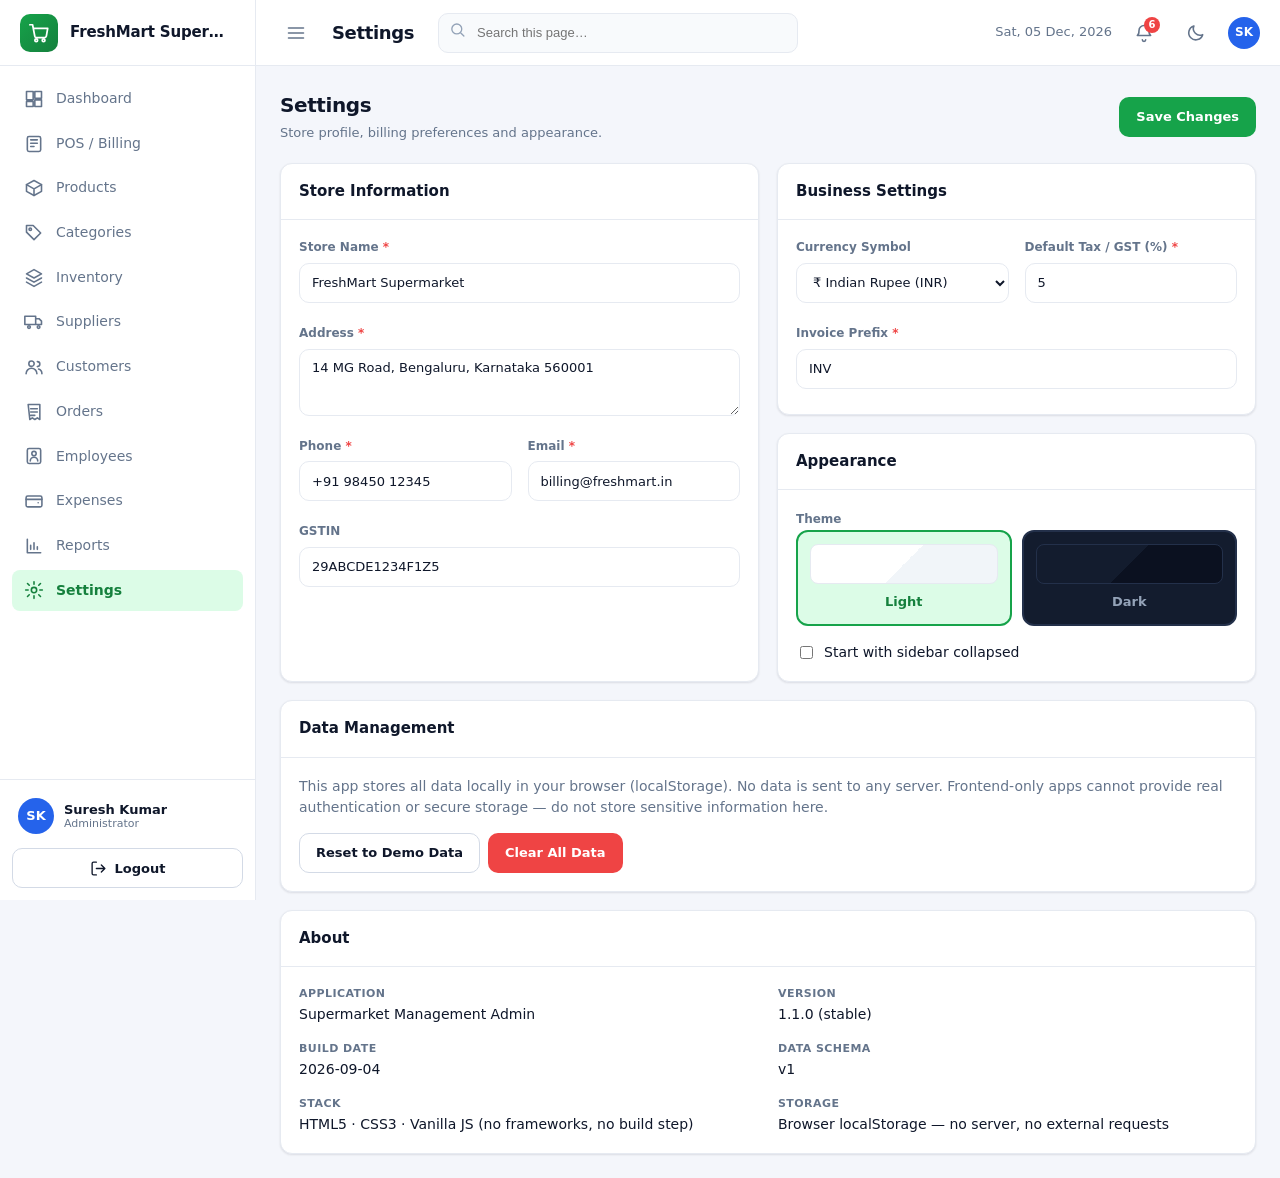
<file: supermarket-management/settings.html>
<!DOCTYPE html>
<html lang="en">
  <head>
    <meta charset="UTF-8" />
    <meta name="viewport" content="width=device-width, initial-scale=1.0" />
    <!-- CSP here also covers file:// use; header-only policies live in .htaccess / _headers / vercel.json (see SECURITY.md) -->
    <meta
      http-equiv="Content-Security-Policy"
      content="default-src 'self' file:; script-src 'self' file:; style-src 'self' file: 'unsafe-inline'; img-src 'self' file: data:; font-src 'self' file:; connect-src 'none'; object-src 'none'; media-src 'none'; frame-src 'none'; worker-src 'none'; base-uri 'none'; form-action 'none'"
    />
    <meta name="referrer" content="strict-origin-when-cross-origin" />
    <title>Settings</title>
    <link rel="icon" href="data:image/svg+xml,<svg xmlns='http://www.w3.org/2000/svg' viewBox='0 0 100 100'><text y='.9em' font-size='88'>%F0%9F%9B%92</text></svg>" />
    <link rel="stylesheet" href="css/style.css" />
    <link rel="stylesheet" href="css/dashboard.css" />
    <link rel="stylesheet" href="css/responsive.css" />
    <script src="js/version.js" defer></script>
    <script src="js/storage.js" defer></script>
    <script src="js/app.js" defer></script>
    <script src="js/settings.js" defer></script>
  </head>
  <body data-page="settings" data-title="Settings">
    <div id="page">
      <div class="page-head">
        <div class="page-head__text">
          <h2>Settings</h2>
          <p>Store profile, billing preferences and appearance.</p>
        </div>
        <div class="page-actions"><button class="btn btn--primary" id="saveBtn">Save Changes</button></div>
      </div>

      <div class="settings-grid">
        <div class="card">
          <div class="card__head"><h3>Store Information</h3></div>
          <div class="card__body" id="storeForm"></div>
        </div>

        <div class="dash-col">
          <div class="card">
            <div class="card__head"><h3>Business Settings</h3></div>
            <div class="card__body" id="bizForm"></div>
          </div>

          <div class="card">
            <div class="card__head"><h3>Appearance</h3></div>
            <div class="card__body">
              <label class="form-label">Theme</label>
              <div class="theme-switch" id="themeSwitch">
                <div class="theme-opt" data-theme="light"><div class="swatch swatch--light"></div>Light</div>
                <div class="theme-opt" data-theme="dark"><div class="swatch swatch--dark"></div>Dark</div>
              </div>
              <label class="flex center gap-sm" style="margin-top:16px;cursor:pointer">
                <input type="checkbox" id="sidebarCollapsed" />
                <span>Start with sidebar collapsed</span>
              </label>
            </div>
          </div>
        </div>
      </div>

      <div class="card section-gap">
        <div class="card__head"><h3>Data Management</h3></div>
        <div class="card__body">
          <p class="text-muted" style="margin-bottom:14px">This app stores all data locally in your browser (localStorage). No data is sent to any server. Frontend-only apps cannot provide real authentication or secure storage — do not store sensitive information here.</p>
          <div class="flex gap-sm" style="flex-wrap:wrap">
            <button class="btn btn--ghost" id="resetBtn">Reset to Demo Data</button>
            <button class="btn btn--danger" id="clearBtn">Clear All Data</button>
          </div>
        </div>
      </div>

      <div class="card section-gap">
        <div class="card__head"><h3>About</h3></div>
        <div class="card__body" id="aboutBody"></div>
      </div>
    </div>
  </body>
</html>
</file>
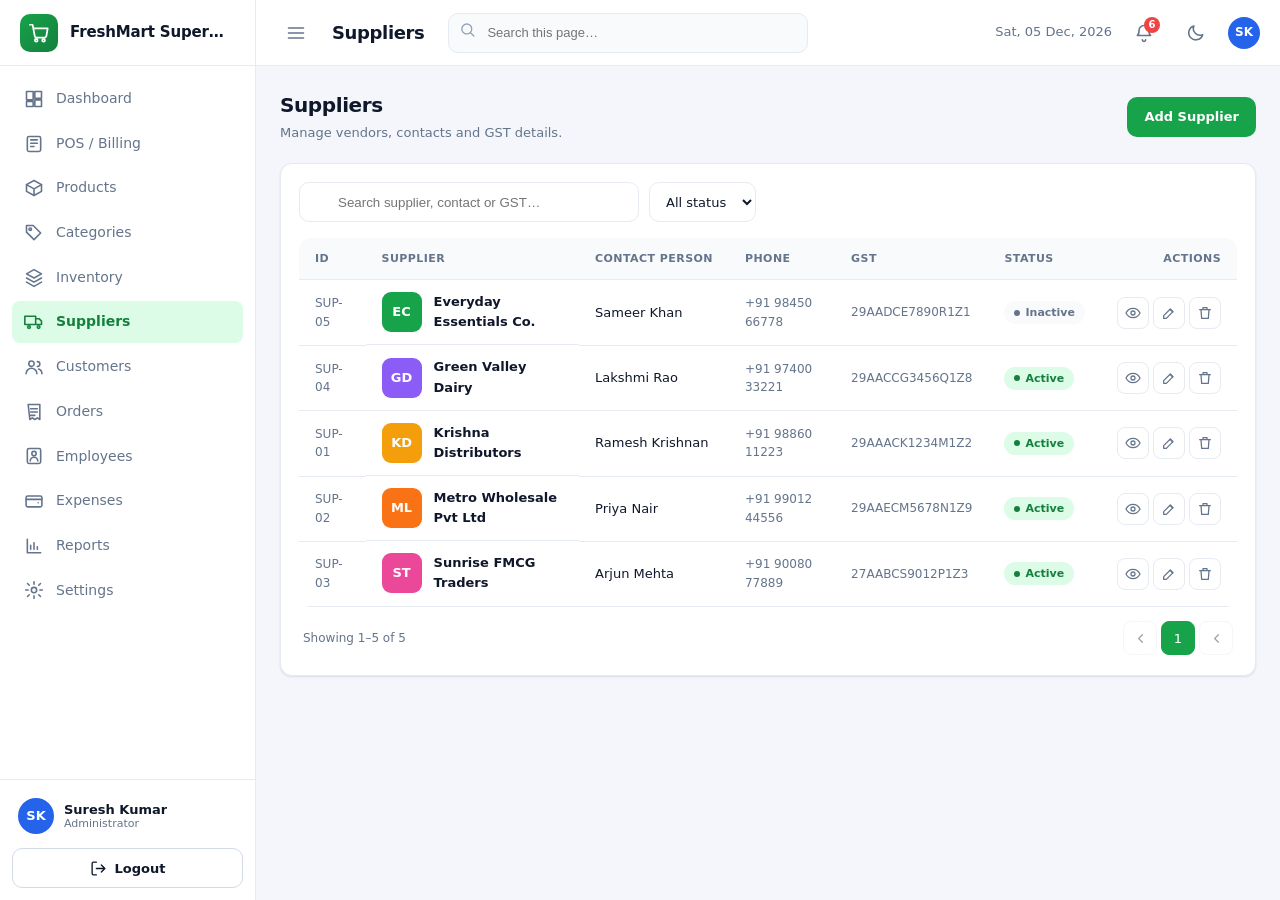
<file: supermarket-management/suppliers.html>
<!DOCTYPE html>
<html lang="en">
  <head>
    <meta charset="UTF-8" />
    <meta name="viewport" content="width=device-width, initial-scale=1.0" />
    <!-- CSP here also covers file:// use; header-only policies live in .htaccess / _headers / vercel.json (see SECURITY.md) -->
    <meta
      http-equiv="Content-Security-Policy"
      content="default-src 'self' file:; script-src 'self' file:; style-src 'self' file: 'unsafe-inline'; img-src 'self' file: data:; font-src 'self' file:; connect-src 'none'; object-src 'none'; media-src 'none'; frame-src 'none'; worker-src 'none'; base-uri 'none'; form-action 'none'"
    />
    <meta name="referrer" content="strict-origin-when-cross-origin" />
    <title>Suppliers</title>
    <link rel="icon" href="data:image/svg+xml,<svg xmlns='http://www.w3.org/2000/svg' viewBox='0 0 100 100'><text y='.9em' font-size='88'>%F0%9F%9B%92</text></svg>" />
    <link rel="stylesheet" href="css/style.css" />
    <link rel="stylesheet" href="css/dashboard.css" />
    <link rel="stylesheet" href="css/responsive.css" />
    <script src="js/version.js" defer></script>
    <script src="js/storage.js" defer></script>
    <script src="js/app.js" defer></script>
    <script src="js/suppliers.js" defer></script>
  </head>
  <body data-page="suppliers" data-title="Suppliers">
    <div id="page">
      <div class="page-head">
        <div class="page-head__text">
          <h2>Suppliers</h2>
          <p>Manage vendors, contacts and GST details.</p>
        </div>
        <div class="page-actions"><button class="btn btn--primary" id="addBtn">Add Supplier</button></div>
      </div>

      <div class="card">
        <div class="card__body">
          <div class="toolbar">
            <div class="search-box"><span></span><input type="search" id="search" placeholder="Search supplier, contact or GST…" /></div>
            <select class="select" id="filterStatus">
              <option value="">All status</option>
              <option value="active">Active</option>
              <option value="inactive">Inactive</option>
            </select>
          </div>
          <div class="table-wrap">
            <table class="data-table">
              <thead><tr>
                <th class="sortable" data-sort="id">ID</th>
                <th class="sortable" data-sort="name">Supplier</th>
                <th>Contact Person</th>
                <th>Phone</th>
                <th>GST</th>
                <th>Status</th>
                <th class="num">Actions</th>
              </tr></thead>
              <tbody id="tbody"></tbody>
            </table>
          </div>
          <div class="pagination" id="pagination"></div>
        </div>
      </div>
    </div>
  </body>
</html>
</file>
<file: supermarket-management/css/style.css>
/* =============================================================
   style.css — design system, layout & components
   Supermarket Management Admin
   ============================================================= */

/* ---------- Design tokens ---------- */
:root {
  --primary: #16a34a;
  --primary-dark: #15803d;
  --primary-soft: #dcfce7;
  --secondary: #2563eb;
  --secondary-soft: #dbeafe;
  --success: #22c55e;
  --success-soft: #dcfce7;
  --warning: #f59e0b;
  --warning-soft: #fef3c7;
  --danger: #ef4444;
  --danger-soft: #fee2e2;
  --info: #0ea5e9;
  --info-soft: #e0f2fe;

  --background: #f4f6fb;
  --surface: #ffffff;
  --surface-2: #f8fafc;
  --text: #0f172a;
  --muted: #64748b;
  --muted-2: #94a3b8;
  --border: #e6eaf1;
  --border-strong: #d3dae6;

  --shadow-sm: 0 1px 2px rgba(15, 23, 42, 0.06), 0 1px 3px rgba(15, 23, 42, 0.05);
  --shadow-md: 0 4px 12px rgba(15, 23, 42, 0.08);
  --shadow-lg: 0 12px 32px rgba(15, 23, 42, 0.14);

  --radius-sm: 8px;
  --radius: 12px;
  --radius-lg: 16px;

  --sidebar-w: 256px;
  --sidebar-collapsed-w: 76px;
  --topbar-h: 66px;

  --font: 'Inter', 'Segoe UI', system-ui, -apple-system, 'Helvetica Neue', Arial, sans-serif;
  --transition: 0.2s ease;
}

[data-theme='dark'] {
  --primary: #22c55e;
  --primary-dark: #16a34a;
  --primary-soft: #14321f;
  --secondary: #3b82f6;
  --secondary-soft: #17233f;
  --success-soft: #14321f;
  --warning-soft: #3a2c0c;
  --danger-soft: #3a1616;
  --info-soft: #0c2c3a;

  --background: #0b1120;
  --surface: #131c2e;
  --surface-2: #0f172a;
  --text: #e8edf6;
  --muted: #94a3b8;
  --muted-2: #64748b;
  --border: #23304a;
  --border-strong: #33425f;

  --shadow-sm: 0 1px 2px rgba(0, 0, 0, 0.3);
  --shadow-md: 0 6px 18px rgba(0, 0, 0, 0.4);
  --shadow-lg: 0 16px 40px rgba(0, 0, 0, 0.55);
}

/* ---------- Reset ---------- */
*,
*::before,
*::after {
  box-sizing: border-box;
}
html,
body {
  margin: 0;
  padding: 0;
}
body {
  font-family: var(--font);
  background: var(--background);
  color: var(--text);
  font-size: 14px;
  line-height: 1.55;
  -webkit-font-smoothing: antialiased;
  min-height: 100vh;
}
h1,
h2,
h3,
h4,
p {
  margin: 0;
}
a {
  color: inherit;
  text-decoration: none;
}
button {
  font-family: inherit;
  cursor: pointer;
}
img {
  max-width: 100%;
  display: block;
}
.icon {
  width: 20px;
  height: 20px;
  flex: none;
}

/* ---------- App shell ---------- */
.sidebar {
  position: fixed;
  top: 0;
  left: 0;
  width: var(--sidebar-w);
  height: 100vh;
  background: var(--surface);
  border-right: 1px solid var(--border);
  display: flex;
  flex-direction: column;
  z-index: 60;
  transition: width var(--transition), transform var(--transition);
}
.sidebar.is-collapsed {
  width: var(--sidebar-collapsed-w);
}
.main-wrap {
  margin-left: var(--sidebar-w);
  min-height: 100vh;
  display: flex;
  flex-direction: column;
  transition: margin-left var(--transition);
}
.sidebar.is-collapsed ~ .main-wrap {
  margin-left: var(--sidebar-collapsed-w);
}

/* ---------- Sidebar internals ---------- */
.sidebar__brand {
  display: flex;
  align-items: center;
  gap: 12px;
  padding: 18px 20px;
  height: var(--topbar-h);
  border-bottom: 1px solid var(--border);
  overflow: hidden;
  white-space: nowrap;
}
.brand__logo {
  width: 38px;
  height: 38px;
  border-radius: 10px;
  background: linear-gradient(135deg, var(--primary), var(--primary-dark));
  color: #fff;
  display: grid;
  place-items: center;
  flex: none;
}
.brand__logo .icon {
  width: 22px;
  height: 22px;
}
.brand__name {
  font-weight: 700;
  font-size: 15px;
  letter-spacing: -0.01em;
  overflow: hidden;
  text-overflow: ellipsis;
}
.sidebar.is-collapsed .brand__name {
  display: none;
}

.sidebar__nav {
  flex: 1;
  overflow-y: auto;
  padding: 12px;
  display: flex;
  flex-direction: column;
  gap: 3px;
}
.nav-link {
  display: flex;
  align-items: center;
  gap: 12px;
  padding: 10px 12px;
  border-radius: var(--radius-sm);
  color: var(--muted);
  font-weight: 500;
  white-space: nowrap;
  transition: background var(--transition), color var(--transition);
}
.nav-link__icon {
  display: grid;
  place-items: center;
  flex: none;
}
.nav-link:hover {
  background: var(--surface-2);
  color: var(--text);
}
.nav-link.is-active {
  background: var(--primary-soft);
  color: var(--primary-dark);
  font-weight: 600;
}
[data-theme='dark'] .nav-link.is-active {
  color: var(--primary);
}
.sidebar.is-collapsed .nav-link__label {
  display: none;
}
.sidebar.is-collapsed .nav-link {
  justify-content: center;
  padding: 11px;
}

.sidebar__foot {
  border-top: 1px solid var(--border);
  padding: 12px;
  display: flex;
  flex-direction: column;
  gap: 8px;
}
.profile-card {
  display: flex;
  align-items: center;
  gap: 10px;
  padding: 6px;
  overflow: hidden;
}
.profile-card__meta {
  display: flex;
  flex-direction: column;
  line-height: 1.2;
  overflow: hidden;
}
.profile-card__meta b {
  font-size: 13px;
}
.profile-card__meta small {
  color: var(--muted);
  font-size: 11px;
}
.sidebar.is-collapsed .profile-card__meta,
.sidebar.is-collapsed .logout-btn .nav-link__label {
  display: none;
}
.sidebar.is-collapsed .logout-btn {
  justify-content: center;
}
.avatar {
  width: 36px;
  height: 36px;
  border-radius: 50%;
  background: var(--secondary);
  color: #fff;
  display: grid;
  place-items: center;
  font-weight: 600;
  font-size: 13px;
  flex: none;
}
.avatar--sm {
  width: 32px;
  height: 32px;
  font-size: 12px;
}

/* ---------- Topbar ---------- */
.topbar {
  position: sticky;
  top: 0;
  height: var(--topbar-h);
  background: var(--surface);
  border-bottom: 1px solid var(--border);
  display: flex;
  align-items: center;
  gap: 16px;
  padding: 0 20px;
  z-index: 40;
}
.topbar__title {
  font-size: 18px;
  font-weight: 700;
  letter-spacing: -0.02em;
  white-space: nowrap;
}
.topbar__search {
  position: relative;
  margin-left: 8px;
  max-width: 360px;
  flex: 1;
}
.topbar__search input {
  width: 100%;
  height: 40px;
  border: 1px solid var(--border);
  border-radius: 10px;
  background: var(--surface-2);
  padding: 0 12px 0 38px;
  color: var(--text);
  font-size: 13px;
  outline: none;
  transition: border-color var(--transition);
}
.topbar__search input:focus {
  border-color: var(--primary);
}
.topbar__search-icon {
  position: absolute;
  left: 11px;
  top: 50%;
  transform: translateY(-50%);
  color: var(--muted-2);
  pointer-events: none;
}
.topbar__search-icon .icon {
  width: 17px;
  height: 17px;
}
.topbar__actions {
  margin-left: auto;
  display: flex;
  align-items: center;
  gap: 12px;
}
.topbar__date {
  color: var(--muted);
  font-size: 13px;
  font-weight: 500;
  white-space: nowrap;
}

.icon-btn {
  width: 40px;
  height: 40px;
  border-radius: 10px;
  border: 1px solid transparent;
  background: transparent;
  color: var(--muted);
  display: grid;
  place-items: center;
  transition: background var(--transition), color var(--transition);
}
.icon-btn:hover {
  background: var(--surface-2);
  color: var(--text);
}

/* Notifications */
.notif {
  position: relative;
}
.notif__badge {
  position: absolute;
  top: 4px;
  right: 4px;
  min-width: 16px;
  height: 16px;
  padding: 0 4px;
  border-radius: 8px;
  background: var(--danger);
  color: #fff;
  font-size: 10px;
  font-weight: 700;
  display: grid;
  place-items: center;
}
.notif__panel {
  position: absolute;
  right: 0;
  top: 48px;
  width: 320px;
  background: var(--surface);
  border: 1px solid var(--border);
  border-radius: var(--radius);
  box-shadow: var(--shadow-lg);
  overflow: hidden;
  z-index: 50;
}
.notif__head {
  padding: 12px 16px;
  font-weight: 700;
  border-bottom: 1px solid var(--border);
}
.notif__empty {
  padding: 24px 16px;
  text-align: center;
  color: var(--muted);
}
.notif__item {
  display: flex;
  gap: 10px;
  padding: 11px 16px;
  border-bottom: 1px solid var(--border);
  align-items: flex-start;
}
.notif__item:hover {
  background: var(--surface-2);
}
.notif__item span b {
  font-size: 13px;
  display: block;
}
.notif__item span small {
  color: var(--muted);
  font-size: 12px;
}
.notif__dot {
  width: 8px;
  height: 8px;
  border-radius: 50%;
  margin-top: 6px;
  flex: none;
}
.dot--warning {
  background: var(--warning);
}
.dot--danger {
  background: var(--danger);
}
.notif__all {
  display: block;
  padding: 11px 16px;
  text-align: center;
  color: var(--primary-dark);
  font-weight: 600;
  font-size: 13px;
}
[data-theme='dark'] .notif__all {
  color: var(--primary);
}

/* ---------- Content ---------- */
.content {
  padding: 24px;
  flex: 1;
}
.page-head {
  display: flex;
  align-items: center;
  justify-content: space-between;
  gap: 16px;
  margin-bottom: 20px;
  flex-wrap: wrap;
}
.page-head__text h2 {
  font-size: 20px;
  font-weight: 700;
  letter-spacing: -0.02em;
}
.page-head__text p {
  color: var(--muted);
  font-size: 13px;
  margin-top: 2px;
}
.page-actions {
  display: flex;
  gap: 10px;
  flex-wrap: wrap;
}

/* ---------- Buttons ---------- */
.btn {
  display: inline-flex;
  align-items: center;
  justify-content: center;
  gap: 8px;
  height: 40px;
  padding: 0 16px;
  border-radius: 10px;
  border: 1px solid transparent;
  font-size: 13px;
  font-weight: 600;
  color: var(--text);
  background: var(--surface-2);
  transition: background var(--transition), border-color var(--transition), transform 0.05s;
  white-space: nowrap;
}
.btn:active {
  transform: translateY(1px);
}
.btn .icon {
  width: 17px;
  height: 17px;
}
.btn--primary {
  background: var(--primary);
  color: #fff;
}
.btn--primary:hover {
  background: var(--primary-dark);
}
.btn--secondary {
  background: var(--secondary);
  color: #fff;
}
.btn--secondary:hover {
  filter: brightness(0.95);
}
.btn--danger {
  background: var(--danger);
  color: #fff;
}
.btn--danger:hover {
  filter: brightness(0.95);
}
.btn--ghost {
  background: transparent;
  border-color: var(--border-strong);
  color: var(--text);
}
.btn--ghost:hover {
  background: var(--surface-2);
}
.btn--sm {
  height: 34px;
  padding: 0 12px;
  font-size: 12px;
}
.btn--block {
  width: 100%;
}
.btn:disabled {
  opacity: 0.5;
  cursor: not-allowed;
}

/* ---------- Cards ---------- */
.card {
  background: var(--surface);
  border: 1px solid var(--border);
  border-radius: var(--radius);
  box-shadow: var(--shadow-sm);
}
.card__head {
  display: flex;
  align-items: center;
  justify-content: space-between;
  gap: 12px;
  padding: 16px 18px;
  border-bottom: 1px solid var(--border);
}
.card__head h3 {
  font-size: 15px;
  font-weight: 700;
}
.card__body {
  padding: 18px;
}

/* ---------- Toolbar (search/filter row) ---------- */
.toolbar {
  display: flex;
  gap: 10px;
  flex-wrap: wrap;
  align-items: center;
  margin-bottom: 16px;
}
.toolbar .search-box {
  position: relative;
  flex: 1;
  min-width: 200px;
  max-width: 340px;
}
.search-box input {
  width: 100%;
  height: 40px;
  border: 1px solid var(--border);
  border-radius: 10px;
  background: var(--surface);
  padding: 0 12px 0 38px;
  color: var(--text);
  outline: none;
}
.search-box input:focus {
  border-color: var(--primary);
}
.search-box .icon {
  position: absolute;
  left: 11px;
  top: 50%;
  transform: translateY(-50%);
  color: var(--muted-2);
  width: 17px;
  height: 17px;
}
.select,
.form-control {
  height: 40px;
  border: 1px solid var(--border);
  border-radius: 10px;
  background: var(--surface);
  padding: 0 12px;
  color: var(--text);
  font-size: 13px;
  outline: none;
  font-family: inherit;
  transition: border-color var(--transition);
}
.select:focus,
.form-control:focus {
  border-color: var(--primary);
}
.toolbar__spacer {
  flex: 1;
}

/* ---------- Tables ---------- */
.table-wrap {
  overflow-x: auto;
  border-radius: var(--radius);
}
table.data-table {
  width: 100%;
  border-collapse: collapse;
  font-size: 13px;
  min-width: 640px;
}
.data-table th,
.data-table td {
  padding: 12px 16px;
  text-align: left;
  border-bottom: 1px solid var(--border);
  vertical-align: middle;
}
.data-table thead th {
  background: var(--surface-2);
  color: var(--muted);
  font-weight: 600;
  font-size: 11px;
  text-transform: uppercase;
  letter-spacing: 0.04em;
  white-space: nowrap;
  position: sticky;
  top: 0;
}
.data-table th.sortable {
  cursor: pointer;
  user-select: none;
}
.data-table th.sortable:hover {
  color: var(--text);
}
.th-sort {
  display: inline-flex;
  align-items: center;
  gap: 4px;
}
.th-sort .icon {
  width: 13px;
  height: 13px;
  opacity: 0.4;
}
.th-sort.is-sorted .icon {
  opacity: 1;
  color: var(--primary);
}
.data-table tbody tr:hover {
  background: var(--surface-2);
}
.data-table td.num,
.data-table th.num {
  text-align: right;
  font-variant-numeric: tabular-nums;
}
.cell-strong {
  font-weight: 600;
}
.cell-sub {
  color: var(--muted);
  font-size: 12px;
}
.row-actions {
  display: flex;
  gap: 4px;
  justify-content: flex-end;
}
.act-btn {
  width: 32px;
  height: 32px;
  border-radius: 8px;
  border: 1px solid var(--border);
  background: var(--surface);
  color: var(--muted);
  display: grid;
  place-items: center;
  transition: all var(--transition);
}
.act-btn .icon {
  width: 16px;
  height: 16px;
}
.act-btn:hover {
  color: var(--text);
  border-color: var(--border-strong);
}
.act-btn--danger:hover {
  color: var(--danger);
  border-color: var(--danger);
  background: var(--danger-soft);
}
.act-btn--primary:hover {
  color: var(--primary-dark);
  border-color: var(--primary);
  background: var(--primary-soft);
}

/* product thumbnail */
.thumb {
  width: 40px;
  height: 40px;
  border-radius: 9px;
  display: grid;
  place-items: center;
  font-weight: 700;
  font-size: 13px;
  color: #fff;
  flex: none;
}
.cell-product {
  display: flex;
  align-items: center;
  gap: 12px;
}

/* ---------- Badges ---------- */
.badge {
  display: inline-flex;
  align-items: center;
  gap: 5px;
  padding: 3px 10px;
  border-radius: 999px;
  font-size: 11px;
  font-weight: 600;
  white-space: nowrap;
}
.badge::before {
  content: '';
  width: 6px;
  height: 6px;
  border-radius: 50%;
  background: currentColor;
}
.badge--success {
  background: var(--success-soft);
  color: var(--primary-dark);
}
[data-theme='dark'] .badge--success {
  color: var(--success);
}
.badge--warning {
  background: var(--warning-soft);
  color: #b45309;
}
[data-theme='dark'] .badge--warning {
  color: var(--warning);
}
.badge--danger {
  background: var(--danger-soft);
  color: #b91c1c;
}
[data-theme='dark'] .badge--danger {
  color: var(--danger);
}
.badge--info {
  background: var(--info-soft);
  color: #0369a1;
}
[data-theme='dark'] .badge--info {
  color: var(--info);
}
.badge--secondary {
  background: var(--secondary-soft);
  color: var(--secondary);
}
.badge--muted {
  background: var(--surface-2);
  color: var(--muted);
}

/* ---------- Pagination ---------- */
.pagination {
  display: flex;
  align-items: center;
  justify-content: space-between;
  gap: 12px;
  padding: 14px 4px 2px;
  flex-wrap: wrap;
}
.pagination__info {
  color: var(--muted);
  font-size: 12px;
}
.pagination__nav {
  display: flex;
  gap: 4px;
}
.page-btn {
  min-width: 34px;
  height: 34px;
  padding: 0 8px;
  border-radius: 8px;
  border: 1px solid var(--border);
  background: var(--surface);
  color: var(--text);
  font-size: 13px;
  font-weight: 500;
  display: grid;
  place-items: center;
}
.page-btn:hover:not(:disabled):not(.is-active) {
  background: var(--surface-2);
}
.page-btn.is-active {
  background: var(--primary);
  color: #fff;
  border-color: var(--primary);
}
.page-btn:disabled {
  opacity: 0.4;
  cursor: not-allowed;
}
.page-btn .icon {
  width: 15px;
  height: 15px;
}
.rot-left {
  transform: rotate(-90deg);
}
.page-btn:last-child .rot-left {
  transform: rotate(90deg);
}

/* ---------- Empty state ---------- */
.empty-state {
  display: flex;
  flex-direction: column;
  align-items: center;
  gap: 10px;
  padding: 40px 20px;
  color: var(--muted);
}
.empty-state__icon {
  width: 40px;
  height: 40px;
  opacity: 0.4;
}

/* ---------- Forms ---------- */
.form-grid {
  display: grid;
  grid-template-columns: 1fr 1fr;
  gap: 14px 16px;
}
.form-group {
  display: flex;
  flex-direction: column;
  gap: 6px;
}
.form-group.col-2 {
  grid-column: 1 / -1;
}
.form-label {
  font-size: 12px;
  font-weight: 600;
  color: var(--muted);
}
.form-label .req {
  color: var(--danger);
}
textarea.form-control {
  height: auto;
  padding: 10px 12px;
  resize: vertical;
}
.form-control.is-invalid {
  border-color: var(--danger);
}
.form-hint {
  color: var(--muted-2);
  font-size: 11px;
}
.form-error {
  color: var(--danger);
  font-size: 11px;
  min-height: 1px;
}

/* ---------- Modal ---------- */
.modal-overlay {
  position: fixed;
  inset: 0;
  background: rgba(15, 23, 42, 0.5);
  backdrop-filter: blur(2px);
  display: grid;
  place-items: center;
  padding: 20px;
  z-index: 100;
  opacity: 0;
  transition: opacity var(--transition);
}
.modal-overlay.is-in {
  opacity: 1;
}
.modal {
  width: 100%;
  max-width: 560px;
  max-height: 92vh;
  background: var(--surface);
  border-radius: var(--radius-lg);
  box-shadow: var(--shadow-lg);
  display: flex;
  flex-direction: column;
  transform: translateY(12px) scale(0.98);
  transition: transform var(--transition);
  overflow: hidden;
}
.modal-overlay.is-in .modal {
  transform: none;
}
.modal--sm {
  max-width: 420px;
}
.modal--lg {
  max-width: 760px;
}
.modal--xl {
  max-width: 940px;
}
.modal__head {
  display: flex;
  align-items: center;
  justify-content: space-between;
  padding: 16px 20px;
  border-bottom: 1px solid var(--border);
}
.modal__title {
  font-size: 16px;
  font-weight: 700;
}
.modal__body {
  padding: 20px;
  overflow-y: auto;
}
.modal__foot {
  display: flex;
  justify-content: flex-end;
  gap: 10px;
  padding: 16px 20px;
  border-top: 1px solid var(--border);
}
.confirm__msg {
  color: var(--muted);
  margin-bottom: 4px;
}
body.modal-open {
  overflow: hidden;
}

/* ---------- Toasts ---------- */
.toast-host {
  position: fixed;
  top: 18px;
  right: 18px;
  display: flex;
  flex-direction: column;
  gap: 10px;
  z-index: 200;
}
.toast {
  display: flex;
  align-items: center;
  gap: 10px;
  min-width: 260px;
  max-width: 360px;
  padding: 12px 14px;
  border-radius: var(--radius);
  background: var(--surface);
  border: 1px solid var(--border);
  box-shadow: var(--shadow-lg);
  transform: translateX(120%);
  transition: transform 0.28s cubic-bezier(0.2, 0.8, 0.2, 1);
  cursor: pointer;
}
.toast.is-in {
  transform: none;
}
.toast__icon {
  width: 30px;
  height: 30px;
  border-radius: 8px;
  display: grid;
  place-items: center;
  color: #fff;
  flex: none;
}
.toast__icon .icon {
  width: 17px;
  height: 17px;
}
.toast--success .toast__icon {
  background: var(--success);
}
.toast--error .toast__icon {
  background: var(--danger);
}
.toast--warning .toast__icon {
  background: var(--warning);
}
.toast--info .toast__icon {
  background: var(--info);
}
.toast__msg {
  font-size: 13px;
  font-weight: 500;
}

/* ---------- Utilities ---------- */
.grid {
  display: grid;
  gap: 18px;
}
.section-gap {
  margin-top: 18px;
}
.flex {
  display: flex;
}
.between {
  justify-content: space-between;
}
.center {
  align-items: center;
}
.gap-sm {
  gap: 8px;
}
.text-muted {
  color: var(--muted);
}
.text-right {
  text-align: right;
}
.nowrap {
  white-space: nowrap;
}
.hidden {
  display: none !important;
}
.mono {
  font-variant-numeric: tabular-nums;
}

/* Detail list (view modals) */
.detail-list {
  display: grid;
  grid-template-columns: 1fr 1fr;
  gap: 14px 20px;
}
.detail-list .col-2 {
  grid-column: 1 / -1;
}
.detail-item label {
  display: block;
  font-size: 11px;
  text-transform: uppercase;
  letter-spacing: 0.04em;
  color: var(--muted);
  font-weight: 600;
  margin-bottom: 2px;
}
.detail-item div {
  font-size: 14px;
  font-weight: 500;
}

/* Chart primitives */
.chart {
  width: 100%;
  height: auto;
}
.chart-grid {
  stroke: var(--border);
  stroke-width: 1;
}
.chart-area {
  fill: var(--primary);
  opacity: 0.12;
}
.chart-linepath {
  fill: none;
  stroke: var(--primary);
  stroke-width: 2.5;
}
.chart-dot {
  fill: var(--surface);
  stroke: var(--primary);
  stroke-width: 2;
}
.chart-xlabel {
  fill: var(--muted);
  font-size: 11px;
}
.chart-bar {
  fill: var(--secondary);
  transition: opacity var(--transition);
}
.chart-bar:hover {
  opacity: 0.8;
}
.chart--donut {
  width: 160px;
  height: 160px;
}
.donut-track {
  stroke: var(--surface-2);
}
.donut-center {
  fill: var(--text);
  font-size: 20px;
  font-weight: 700;
}
.donut-sub {
  fill: var(--muted);
  font-size: 10px;
}
.donut-wrap {
  display: flex;
  align-items: center;
  gap: 24px;
  flex-wrap: wrap;
}
.donut-legend {
  list-style: none;
  margin: 0;
  padding: 0;
  display: flex;
  flex-direction: column;
  gap: 8px;
}
.donut-legend li {
  display: flex;
  align-items: center;
  gap: 8px;
  font-size: 13px;
  color: var(--muted);
}
.donut-legend b {
  color: var(--text);
  margin-left: auto;
}
.donut-legend .dot {
  width: 10px;
  height: 10px;
  border-radius: 3px;
  flex: none;
}

/* Horizontal bars */
.hbar-list {
  display: flex;
  flex-direction: column;
  gap: 14px;
}
.hbar {
  display: grid;
  grid-template-columns: 150px 1fr 70px;
  align-items: center;
  gap: 12px;
}
.hbar__label {
  font-size: 13px;
  overflow: hidden;
  text-overflow: ellipsis;
  white-space: nowrap;
}
.hbar__track {
  height: 10px;
  background: var(--surface-2);
  border-radius: 999px;
  overflow: hidden;
}
.hbar__fill {
  height: 100%;
  background: linear-gradient(90deg, var(--primary), var(--primary-dark));
  border-radius: 999px;
}
.hbar__val {
  text-align: right;
  font-weight: 600;
  font-size: 13px;
  font-variant-numeric: tabular-nums;
}

/* Drawer scrim (mobile) */
.drawer-scrim {
  position: fixed;
  inset: 0;
  background: rgba(15, 23, 42, 0.45);
  z-index: 55;
  opacity: 0;
  visibility: hidden;
  transition: opacity var(--transition);
}
body.drawer-open .drawer-scrim {
  opacity: 1;
  visibility: visible;
}

/* Focus visibility (accessibility) */
:focus-visible {
  outline: 2px solid var(--primary);
  outline-offset: 2px;
  border-radius: 4px;
}
</file>
<file: supermarket-management/css/dashboard.css>
/* =============================================================
   dashboard.css — dashboard, stat cards, POS & module-specific
   ============================================================= */

/* ---------- Stat cards ---------- */
.stats-grid {
  display: grid;
  grid-template-columns: repeat(4, 1fr);
  gap: 16px;
}
.stat-card {
  background: var(--surface);
  border: 1px solid var(--border);
  border-radius: var(--radius);
  box-shadow: var(--shadow-sm);
  padding: 18px;
  display: flex;
  flex-direction: column;
  gap: 10px;
  position: relative;
  overflow: hidden;
}
.stat-card__top {
  display: flex;
  align-items: center;
  justify-content: space-between;
}
.stat-card__icon {
  width: 44px;
  height: 44px;
  border-radius: 12px;
  display: grid;
  place-items: center;
  color: #fff;
}
.stat-card__icon .icon {
  width: 22px;
  height: 22px;
}
.stat-card__label {
  color: var(--muted);
  font-size: 13px;
  font-weight: 500;
}
.stat-card__value {
  font-size: 26px;
  font-weight: 700;
  letter-spacing: -0.02em;
  font-variant-numeric: tabular-nums;
}
.stat-card__delta {
  font-size: 12px;
  font-weight: 600;
  display: inline-flex;
  align-items: center;
  gap: 4px;
}
.delta--up {
  color: var(--primary-dark);
}
[data-theme='dark'] .delta--up {
  color: var(--success);
}
.delta--down {
  color: var(--danger);
}
.i-green {
  background: linear-gradient(135deg, #16a34a, #15803d);
}
.i-blue {
  background: linear-gradient(135deg, #2563eb, #1d4ed8);
}
.i-amber {
  background: linear-gradient(135deg, #f59e0b, #d97706);
}
.i-red {
  background: linear-gradient(135deg, #ef4444, #dc2626);
}
.i-violet {
  background: linear-gradient(135deg, #8b5cf6, #7c3aed);
}
.i-cyan {
  background: linear-gradient(135deg, #06b6d4, #0891b2);
}
.i-pink {
  background: linear-gradient(135deg, #ec4899, #db2777);
}
.i-slate {
  background: linear-gradient(135deg, #64748b, #475569);
}

/* ---------- Dashboard layout ---------- */
.dash-grid {
  display: grid;
  grid-template-columns: 2fr 1fr;
  gap: 18px;
  margin-top: 18px;
}
.dash-grid-3 {
  display: grid;
  grid-template-columns: 1fr 1fr 1fr;
  gap: 18px;
  margin-top: 18px;
}
.dash-col {
  display: flex;
  flex-direction: column;
  gap: 18px;
}

/* Recent activity feed */
.activity {
  display: flex;
  flex-direction: column;
}
.activity__item {
  display: flex;
  gap: 12px;
  padding: 12px 0;
  border-bottom: 1px solid var(--border);
}
.activity__item:last-child {
  border-bottom: none;
}
.activity__icon {
  width: 34px;
  height: 34px;
  border-radius: 9px;
  display: grid;
  place-items: center;
  flex: none;
  background: var(--surface-2);
  color: var(--muted);
}
.activity__icon .icon {
  width: 17px;
  height: 17px;
}
.activity__body b {
  font-size: 13px;
}
.activity__body small {
  display: block;
  color: var(--muted);
  font-size: 12px;
}
.activity__time {
  margin-left: auto;
  color: var(--muted-2);
  font-size: 11px;
  white-space: nowrap;
}

.mini-list {
  display: flex;
  flex-direction: column;
  gap: 2px;
}
.mini-row {
  display: flex;
  align-items: center;
  gap: 12px;
  padding: 10px 0;
  border-bottom: 1px solid var(--border);
}
.mini-row:last-child {
  border-bottom: none;
}
.mini-row__main {
  flex: 1;
  min-width: 0;
}
.mini-row__main b {
  font-size: 13px;
  display: block;
  overflow: hidden;
  text-overflow: ellipsis;
  white-space: nowrap;
}
.mini-row__main small {
  color: var(--muted);
  font-size: 12px;
}
.mini-row__val {
  font-weight: 700;
  font-variant-numeric: tabular-nums;
}

.chart-legend-inline {
  display: flex;
  gap: 16px;
  font-size: 12px;
  color: var(--muted);
}
.chart-legend-inline span {
  display: inline-flex;
  align-items: center;
  gap: 6px;
}
.chart-legend-inline i {
  width: 10px;
  height: 10px;
  border-radius: 3px;
  display: inline-block;
}

/* ---------- Inventory summary tiles ---------- */
.mini-stats {
  display: grid;
  grid-template-columns: repeat(4, 1fr);
  gap: 14px;
}
.mini-stat {
  background: var(--surface);
  border: 1px solid var(--border);
  border-radius: var(--radius);
  padding: 14px 16px;
  display: flex;
  align-items: center;
  gap: 12px;
}
.mini-stat__icon {
  width: 40px;
  height: 40px;
  border-radius: 10px;
  display: grid;
  place-items: center;
}
.mini-stat__icon .icon {
  width: 20px;
  height: 20px;
}
.mini-stat__value {
  font-size: 20px;
  font-weight: 700;
  line-height: 1;
}
.mini-stat__label {
  color: var(--muted);
  font-size: 12px;
}

/* ---------- POS ---------- */
.pos-grid {
  display: grid;
  grid-template-columns: 1.4fr 1fr;
  gap: 18px;
  align-items: start;
}
.pos-products .card__body {
  padding: 16px;
}
.pos-search {
  margin-bottom: 14px;
}
.pos-cats {
  display: flex;
  gap: 8px;
  flex-wrap: wrap;
  margin-bottom: 14px;
}
.pos-cat {
  padding: 6px 12px;
  border-radius: 999px;
  border: 1px solid var(--border);
  background: var(--surface);
  font-size: 12px;
  font-weight: 600;
  color: var(--muted);
}
.pos-cat.is-active {
  background: var(--primary);
  color: #fff;
  border-color: var(--primary);
}
.pos-product-grid {
  display: grid;
  grid-template-columns: repeat(auto-fill, minmax(150px, 1fr));
  gap: 12px;
  max-height: 62vh;
  overflow-y: auto;
  padding-right: 4px;
}
.pos-tile {
  border: 1px solid var(--border);
  border-radius: var(--radius);
  padding: 12px;
  background: var(--surface);
  cursor: pointer;
  transition: border-color var(--transition), transform 0.05s, box-shadow var(--transition);
  display: flex;
  flex-direction: column;
  gap: 8px;
  text-align: left;
}
.pos-tile:hover {
  border-color: var(--primary);
  box-shadow: var(--shadow-sm);
}
.pos-tile:active {
  transform: scale(0.98);
}
.pos-tile:disabled {
  opacity: 0.45;
  cursor: not-allowed;
}
.pos-tile__thumb {
  width: 100%;
  height: 60px;
  border-radius: 8px;
  display: grid;
  place-items: center;
  color: #fff;
  font-weight: 700;
  font-size: 18px;
}
.pos-tile__name {
  font-size: 13px;
  font-weight: 600;
  line-height: 1.3;
  display: -webkit-box;
  -webkit-line-clamp: 2;
  -webkit-box-orient: vertical;
  overflow: hidden;
  min-height: 34px;
}
.pos-tile__foot {
  display: flex;
  align-items: center;
  justify-content: space-between;
}
.pos-tile__price {
  font-weight: 700;
}
.pos-tile__stock {
  font-size: 11px;
  color: var(--muted);
}

/* Cart panel */
.pos-cart {
  position: sticky;
  top: calc(var(--topbar-h) + 24px);
  display: flex;
  flex-direction: column;
  max-height: calc(100vh - var(--topbar-h) - 48px);
}
.pos-cart__body {
  padding: 0;
  display: flex;
  flex-direction: column;
  flex: 1;
  min-height: 0;
}
.pos-cart__items {
  flex: 1;
  overflow-y: auto;
  padding: 8px 16px;
  min-height: 120px;
}
.cart-item {
  display: flex;
  align-items: center;
  gap: 10px;
  padding: 10px 0;
  border-bottom: 1px solid var(--border);
}
.cart-item__info {
  flex: 1;
  min-width: 0;
}
.cart-item__info b {
  font-size: 13px;
  display: block;
  overflow: hidden;
  text-overflow: ellipsis;
  white-space: nowrap;
}
.cart-item__info small {
  color: var(--muted);
  font-size: 12px;
}
.qty-stepper {
  display: flex;
  align-items: center;
  gap: 6px;
}
.qty-stepper button {
  width: 26px;
  height: 26px;
  border-radius: 7px;
  border: 1px solid var(--border);
  background: var(--surface);
  color: var(--text);
  font-weight: 700;
  display: grid;
  place-items: center;
}
.qty-stepper button:hover {
  background: var(--surface-2);
}
.qty-stepper span {
  min-width: 22px;
  text-align: center;
  font-weight: 600;
  font-variant-numeric: tabular-nums;
}
.cart-item__total {
  font-weight: 700;
  min-width: 64px;
  text-align: right;
  font-variant-numeric: tabular-nums;
}
.cart-item__remove {
  color: var(--muted-2);
  background: none;
  border: none;
  padding: 4px;
}
.cart-item__remove:hover {
  color: var(--danger);
}
.pos-cart__foot {
  border-top: 1px solid var(--border);
  padding: 16px;
  background: var(--surface-2);
}
.pos-summary {
  display: flex;
  flex-direction: column;
  gap: 8px;
  margin-bottom: 12px;
}
.pos-summary__row {
  display: flex;
  justify-content: space-between;
  font-size: 13px;
  color: var(--muted);
}
.pos-summary__row.total {
  font-size: 18px;
  font-weight: 700;
  color: var(--text);
  padding-top: 8px;
  border-top: 1px dashed var(--border-strong);
}
.pos-summary__row .mono {
  color: var(--text);
  font-weight: 600;
}
.pay-methods {
  display: grid;
  grid-template-columns: repeat(4, 1fr);
  gap: 8px;
  margin-bottom: 12px;
}
.pay-btn {
  height: 40px;
  border-radius: 9px;
  border: 1px solid var(--border);
  background: var(--surface);
  font-weight: 600;
  font-size: 12px;
  color: var(--muted);
}
.pay-btn.is-active {
  border-color: var(--primary);
  background: var(--primary-soft);
  color: var(--primary-dark);
}
[data-theme='dark'] .pay-btn.is-active {
  color: var(--primary);
}
.pos-cart__empty {
  display: flex;
  flex-direction: column;
  align-items: center;
  gap: 8px;
  padding: 40px 20px;
  color: var(--muted);
  text-align: center;
}
.pos-cart__empty .icon {
  width: 40px;
  height: 40px;
  opacity: 0.4;
}
.field-inline {
  display: flex;
  gap: 8px;
  margin-bottom: 10px;
}
.field-inline .form-control,
.field-inline .select {
  flex: 1;
}

/* ---------- Invoice ---------- */
.invoice {
  background: #fff;
  color: #0f172a;
  padding: 28px;
  border-radius: var(--radius);
  font-size: 13px;
}
.invoice__head {
  display: flex;
  justify-content: space-between;
  gap: 20px;
  border-bottom: 2px solid #0f172a;
  padding-bottom: 16px;
  margin-bottom: 16px;
}
.invoice__store h2 {
  font-size: 20px;
  color: var(--primary-dark);
}
.invoice__store p {
  color: #475569;
  font-size: 12px;
  margin-top: 2px;
}
.invoice__meta {
  text-align: right;
  font-size: 12px;
}
.invoice__meta h3 {
  font-size: 22px;
  letter-spacing: 0.1em;
  color: #94a3b8;
  text-transform: uppercase;
}
.invoice__parties {
  display: flex;
  justify-content: space-between;
  margin-bottom: 16px;
  font-size: 12px;
}
.invoice__parties label {
  color: #94a3b8;
  text-transform: uppercase;
  font-size: 10px;
  letter-spacing: 0.05em;
  display: block;
}
.invoice table {
  width: 100%;
  border-collapse: collapse;
  margin-bottom: 16px;
}
.invoice th {
  background: #f1f5f9;
  text-align: left;
  padding: 8px 10px;
  font-size: 11px;
  text-transform: uppercase;
  color: #475569;
}
.invoice td {
  padding: 8px 10px;
  border-bottom: 1px solid #e2e8f0;
}
.invoice .num {
  text-align: right;
  font-variant-numeric: tabular-nums;
}
.invoice__totals {
  margin-left: auto;
  width: 260px;
}
.invoice__totals .row {
  display: flex;
  justify-content: space-between;
  padding: 5px 0;
  color: #475569;
}
.invoice__totals .row.grand {
  font-size: 16px;
  font-weight: 700;
  color: #0f172a;
  border-top: 2px solid #0f172a;
  margin-top: 6px;
  padding-top: 8px;
}
.invoice__foot {
  margin-top: 24px;
  text-align: center;
  color: #94a3b8;
  font-size: 12px;
  border-top: 1px dashed #cbd5e1;
  padding-top: 12px;
}

/* Settings layout */
.settings-grid {
  display: grid;
  grid-template-columns: 1fr 1fr;
  gap: 18px;
}
.theme-switch {
  display: flex;
  gap: 10px;
}
.theme-opt {
  flex: 1;
  border: 2px solid var(--border);
  border-radius: var(--radius);
  padding: 12px;
  cursor: pointer;
  text-align: center;
  font-weight: 600;
  font-size: 13px;
  color: var(--muted);
  background: var(--surface);
}
.theme-opt.is-active {
  border-color: var(--primary);
  color: var(--primary-dark);
  background: var(--primary-soft);
}
[data-theme='dark'] .theme-opt.is-active {
  color: var(--primary);
}
.theme-opt .swatch {
  height: 40px;
  border-radius: 8px;
  margin-bottom: 8px;
  border: 1px solid var(--border);
}
.swatch--light {
  background: linear-gradient(135deg, #ffffff 50%, #f1f5f9 50%);
}
.swatch--dark {
  background: linear-gradient(135deg, #131c2e 50%, #0b1120 50%);
}

/* Report KPI strip */
.report-kpis {
  display: grid;
  grid-template-columns: repeat(4, 1fr);
  gap: 16px;
  margin-bottom: 18px;
}
.report-kpi {
  background: var(--surface);
  border: 1px solid var(--border);
  border-radius: var(--radius);
  padding: 16px 18px;
}
.report-kpi label {
  color: var(--muted);
  font-size: 12px;
  font-weight: 500;
}
.report-kpi div {
  font-size: 22px;
  font-weight: 700;
  margin-top: 4px;
  font-variant-numeric: tabular-nums;
}
</file>
<file: supermarket-management/css/responsive.css>
/* =============================================================
   responsive.css — tablet & mobile breakpoints
   ============================================================= */

/* Large laptops */
@media (max-width: 1200px) {
  .stats-grid {
    grid-template-columns: repeat(2, 1fr);
  }
  .report-kpis {
    grid-template-columns: repeat(2, 1fr);
  }
}

/* Tablets */
@media (max-width: 1024px) {
  .dash-grid,
  .dash-grid-3,
  .settings-grid,
  .pos-grid {
    grid-template-columns: 1fr;
  }
  .pos-cart {
    position: static;
    max-height: none;
  }
  .pos-product-grid {
    max-height: none;
  }
  .mini-stats {
    grid-template-columns: repeat(2, 1fr);
  }
}

/* Mobile: sidebar becomes a drawer */
@media (max-width: 900px) {
  .sidebar {
    transform: translateX(-100%);
    box-shadow: var(--shadow-lg);
    width: var(--sidebar-w) !important;
  }
  .sidebar.is-collapsed {
    width: var(--sidebar-w) !important;
  }
  .sidebar.is-collapsed .nav-link__label,
  .sidebar.is-collapsed .brand__name,
  .sidebar.is-collapsed .profile-card__meta,
  .sidebar.is-collapsed .logout-btn .nav-link__label {
    display: block;
  }
  .sidebar.is-collapsed .nav-link {
    justify-content: flex-start;
    padding: 10px 12px;
  }
  .sidebar.is-open {
    transform: translateX(0);
  }
  .main-wrap,
  .sidebar.is-collapsed ~ .main-wrap {
    margin-left: 0;
  }
  .topbar__search {
    display: none;
  }
  .topbar__date {
    display: none;
  }
}

/* Small phones */
@media (max-width: 640px) {
  .content {
    padding: 16px;
  }
  .stats-grid,
  .report-kpis,
  .mini-stats {
    grid-template-columns: 1fr;
  }
  .form-grid {
    grid-template-columns: 1fr;
  }
  .form-group.col-2 {
    grid-column: 1;
  }
  .detail-list {
    grid-template-columns: 1fr;
  }
  .page-head {
    flex-direction: column;
    align-items: flex-start;
  }
  .page-actions {
    width: 100%;
  }
  .page-actions .btn {
    flex: 1;
  }
  .hbar {
    grid-template-columns: 110px 1fr 60px;
  }
  .pay-methods {
    grid-template-columns: repeat(2, 1fr);
  }
  .modal {
    max-width: 100%;
  }
  .invoice__head,
  .invoice__parties {
    flex-direction: column;
    gap: 12px;
  }
  .invoice__meta {
    text-align: left;
  }
  .toast-host {
    left: 12px;
    right: 12px;
  }
  .toast {
    min-width: 0;
    max-width: none;
  }
}

/* Print — invoices & reports */
@media print {
  .sidebar,
  .topbar,
  .drawer-scrim,
  .page-head,
  .toolbar,
  .no-print,
  .toast-host,
  .modal__head,
  .modal__foot {
    display: none !important;
  }
  .main-wrap {
    margin-left: 0 !important;
  }
  body {
    background: #fff;
  }
  .modal-overlay {
    position: static;
    background: none;
    padding: 0;
  }
  .modal {
    box-shadow: none;
    max-width: 100%;
    max-height: none;
  }
  .modal__body {
    overflow: visible;
    padding: 0;
  }
  .invoice {
    padding: 0;
  }
  .content {
    padding: 0;
  }
  .card {
    box-shadow: none;
    border: none;
  }
}
</file>
